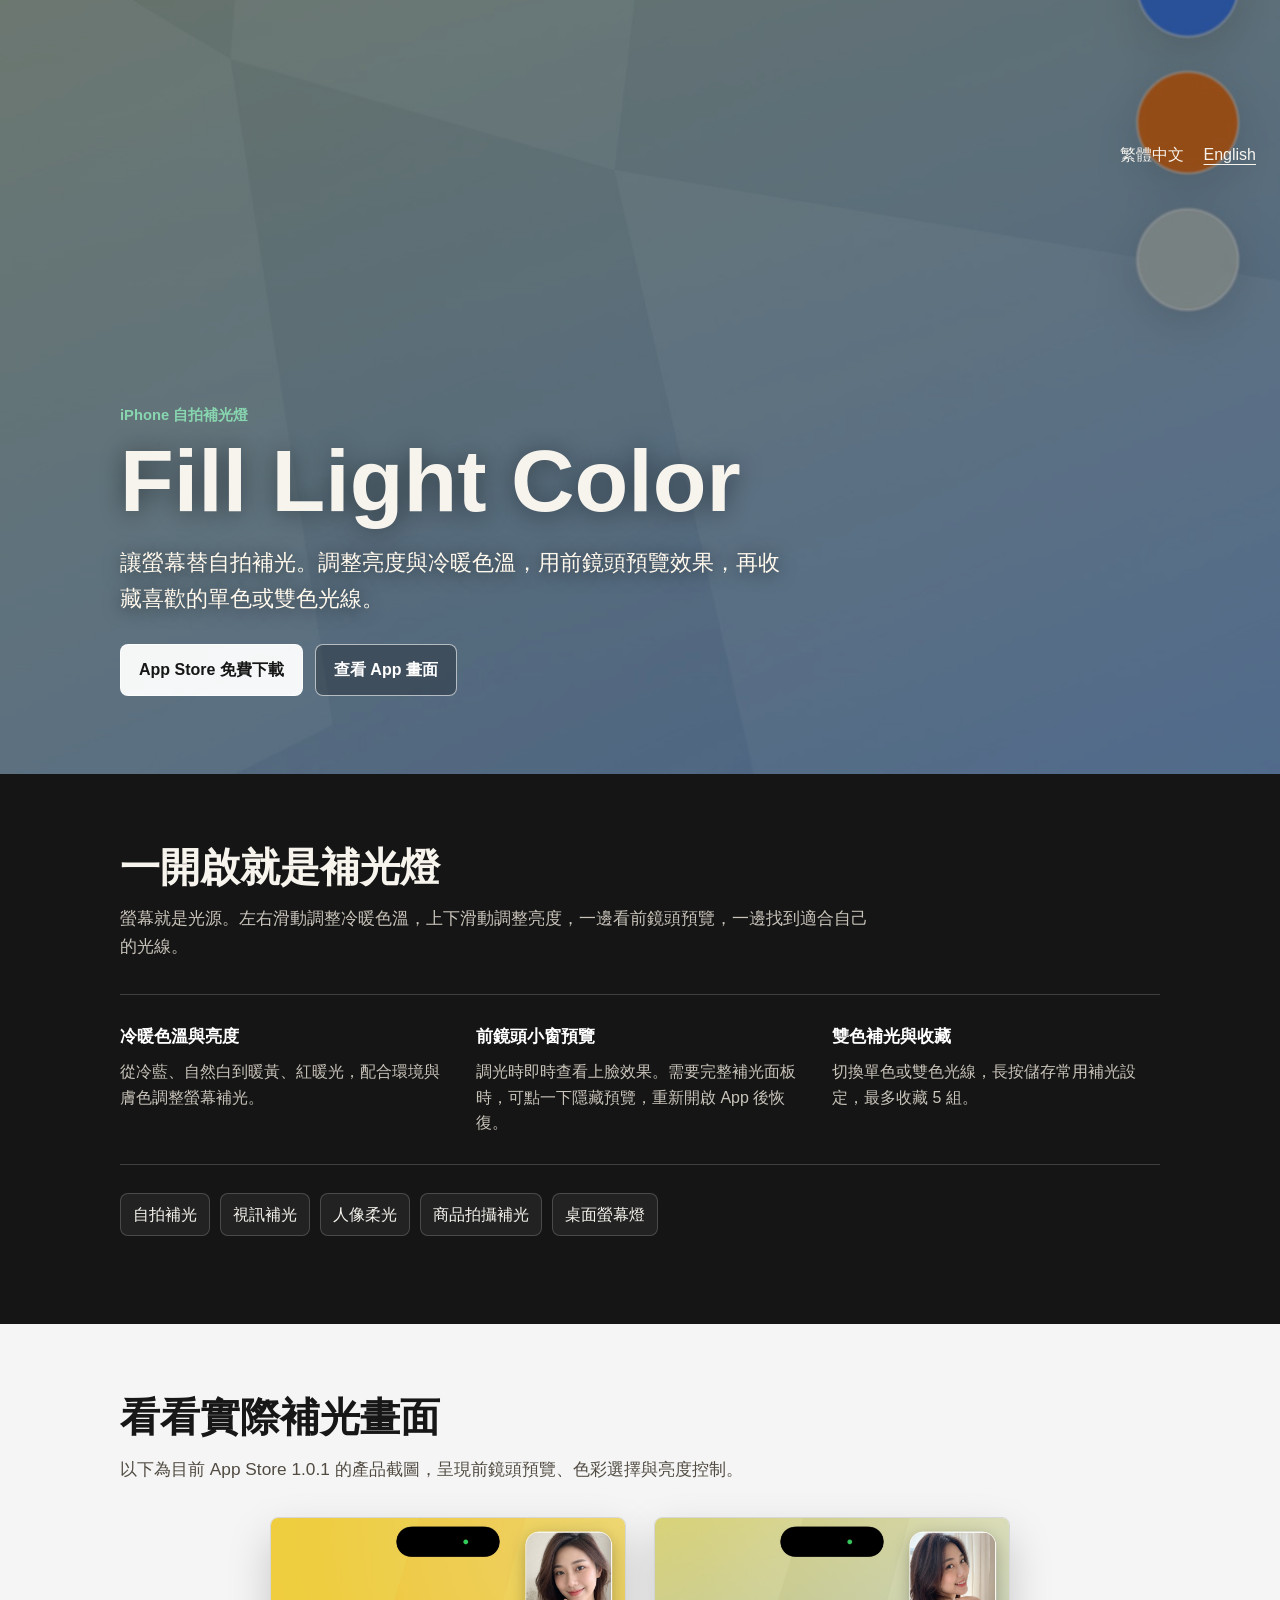
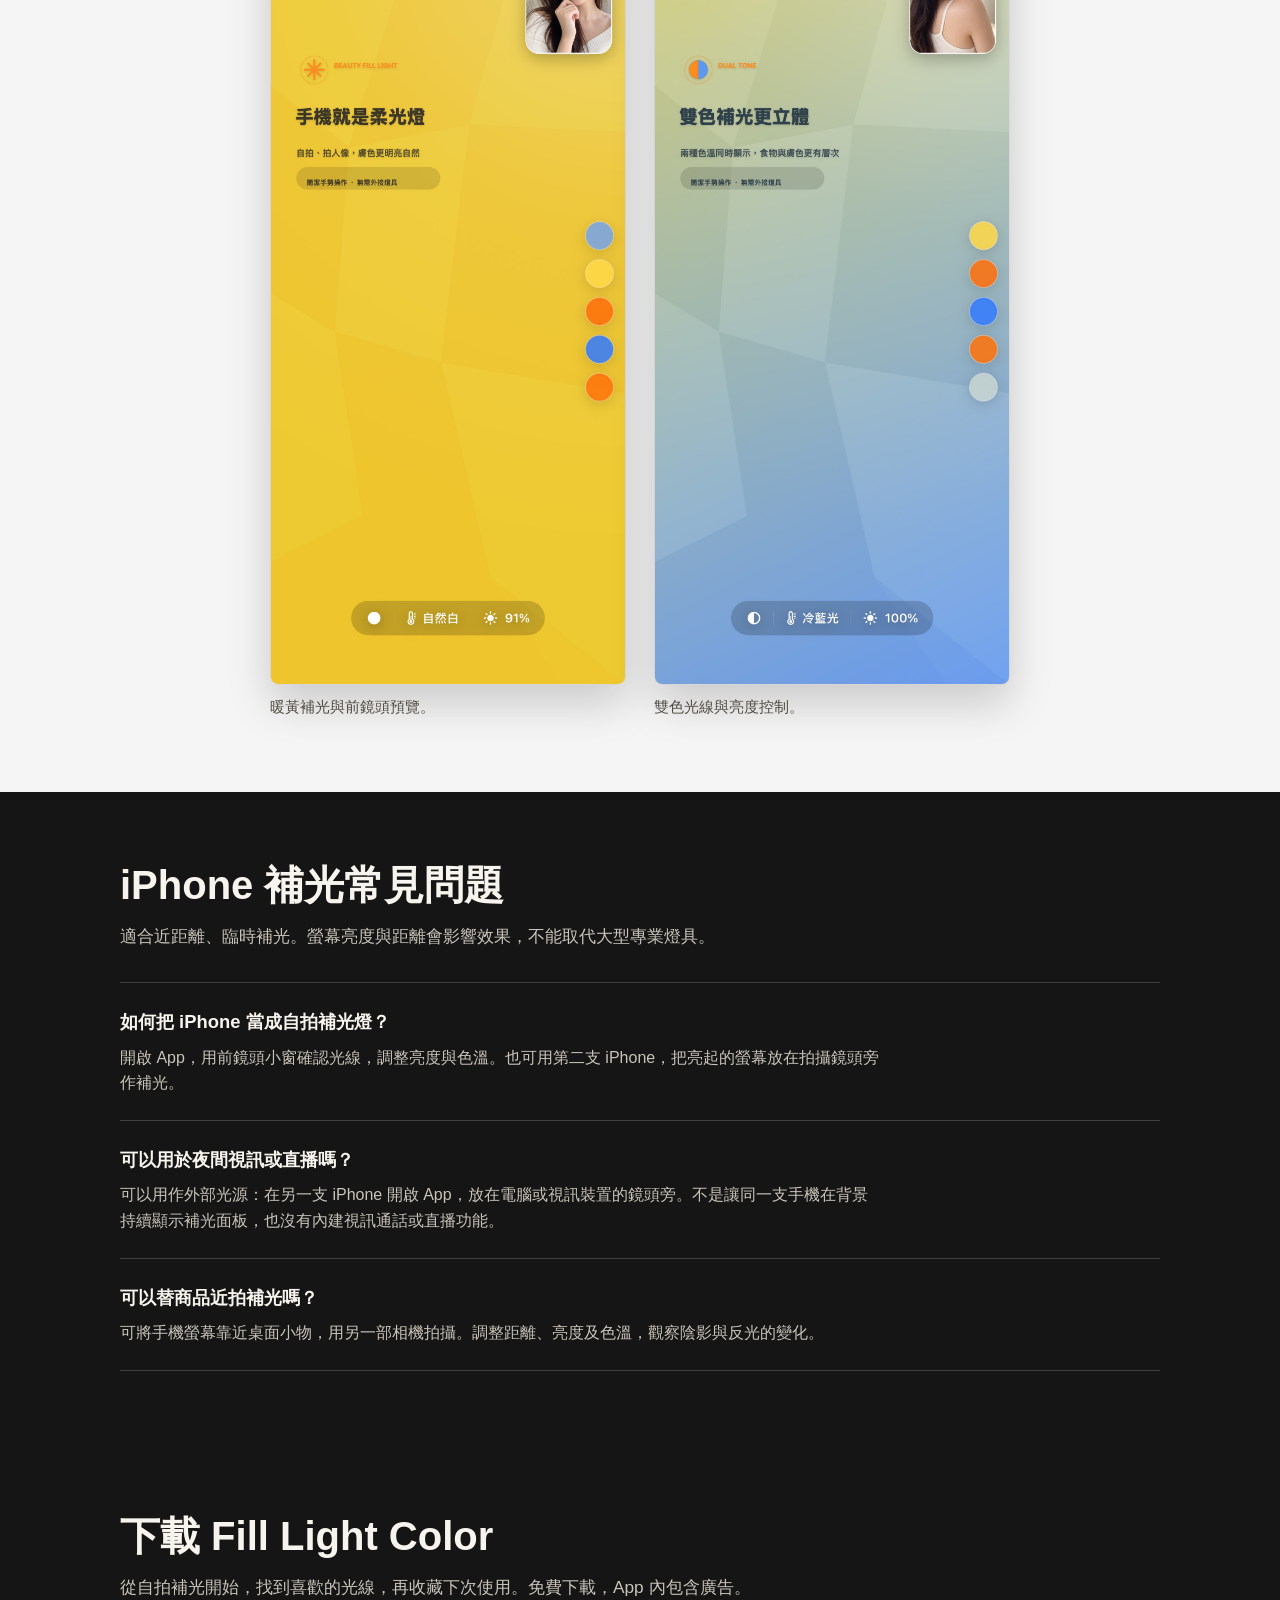
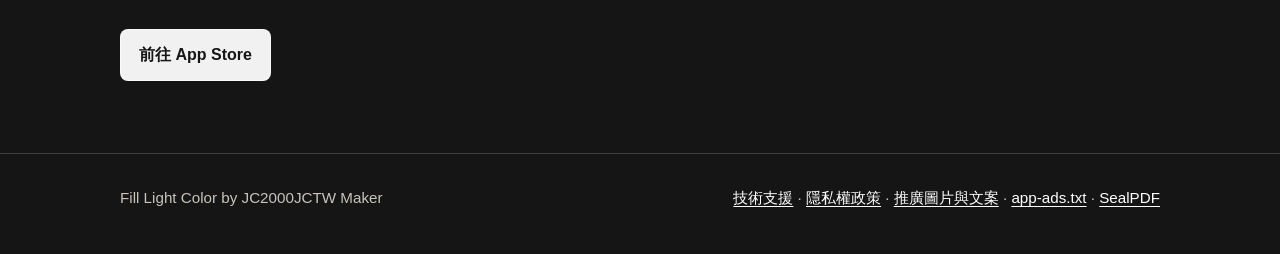
<file: index.html>
<!doctype html>
<html lang="zh-Hant">
<head>
  <meta charset="utf-8">
  <meta name="viewport" content="width=device-width, initial-scale=1">
  <meta name="description" content="Fill Light Color 把 iPhone 螢幕變成自拍補光燈，調整亮度與冷暖色溫，支援前鏡頭預覽、雙色補光與常用設定收藏。免費下載，亦可用第二支手機替視訊鏡頭或商品近拍補光。">
  <meta name="robots" content="index,follow">
  <meta name="apple-itunes-app" content="app-id=6772977729">
  <meta name="theme-color" content="#12110f">
  <link rel="canonical" href="https://jc2000jctw-maker.github.io/">
  <link rel="alternate" hreflang="zh-Hant" href="https://jc2000jctw-maker.github.io/">
  <link rel="alternate" hreflang="en" href="https://jc2000jctw-maker.github.io/en/">
  <link rel="alternate" hreflang="x-default" href="https://jc2000jctw-maker.github.io/en/">
  <meta property="og:title" content="Fill Light Color｜iPhone 自拍補光燈">
  <meta property="og:description" content="用螢幕替自拍補光，調整冷暖色溫與亮度，搭配前鏡頭預覽、雙色光與常用設定收藏。">
  <meta property="og:type" content="website">
  <meta property="og:url" content="https://jc2000jctw-maker.github.io/">
  <meta property="og:site_name" content="Fill Light Color">
  <meta property="og:locale" content="zh_TW">
  <meta property="og:image" content="https://jc2000jctw-maker.github.io/assets/store-selfie.jpg">
  <meta name="twitter:card" content="summary_large_image">
  <meta name="twitter:title" content="Fill Light Color｜iPhone 自拍補光燈">
  <meta name="twitter:description" content="亮度與冷暖色溫可調的手機補光工具，支援雙色柔光與前鏡頭預覽。">
  <meta name="twitter:image" content="https://jc2000jctw-maker.github.io/assets/store-selfie.jpg">
  <title>Fill Light Color｜iPhone 自拍補光燈・雙色柔光</title>
  <style>
    :root {
      color-scheme: dark;
      --ink: #f7f4ee;
      --muted: #c9c4ba;
      --line: rgba(255, 255, 255, 0.18);
      --panel: rgba(18, 18, 18, 0.72);
      --blue: #9fc2f8;
      --amber: #f0a323;
      --green: #88d6b0;
      --page: #151515;
    }

    * {
      box-sizing: border-box;
    }

    html {
      scroll-behavior: smooth;
    }

    body {
      margin: 0;
      background: var(--page);
      color: var(--ink);
      font-family: -apple-system, BlinkMacSystemFont, "Segoe UI", "PingFang TC", "Noto Sans TC", sans-serif;
      line-height: 1.6;
    }

    a {
      color: inherit;
    }

    .hero {
      min-height: 86vh;
      display: grid;
      align-items: end;
      position: relative;
      isolation: isolate;
      overflow: hidden;
      padding: 24px;
      background: #17140f;
    }

    .hero::before {
      content: "";
      position: absolute;
      inset: 0;
      z-index: -2;
      background-image: url("assets/store-dual.jpg");
      background-position: center 72%;
      background-size: cover;
    }

    .hero::after {
      content: "";
      position: absolute;
      inset: 0;
      z-index: -1;
      background: rgba(0, 0, 0, 0.38);
    }

    .hero-inner {
      width: min(1040px, 100%);
      margin: 0 auto;
      padding: 13vh 0 6vh;
    }

    .eyebrow {
      margin: 0 0 12px;
      color: var(--green);
      font-weight: 700;
      font-size: 0.92rem;
    }

    h1 {
      margin: 0;
      max-width: 720px;
      font-size: 5.5rem;
      line-height: 0.95;
      letter-spacing: 0;
      text-wrap: balance;
      text-shadow: 0 2px 24px rgba(0, 0, 0, 0.42);
    }

    .tagline {
      max-width: 660px;
      margin: 22px 0 0;
      color: #fff8ec;
      font-size: 1.4rem;
      text-shadow: 0 2px 18px rgba(0, 0, 0, 0.55);
    }

    .actions {
      display: flex;
      flex-wrap: wrap;
      gap: 12px;
      margin-top: 28px;
    }

    .button {
      display: inline-flex;
      min-height: 48px;
      align-items: center;
      justify-content: center;
      padding: 12px 18px;
      border: 1px solid rgba(255, 255, 255, 0.62);
      border-radius: 8px;
      background: rgba(255, 255, 255, 0.94);
      color: #161616;
      font-weight: 800;
      text-decoration: none;
    }

    .button.secondary {
      background: rgba(0, 0, 0, 0.26);
      color: #fff;
    }

    main {
      overflow: hidden;
    }

    .section {
      padding: 72px 24px;
    }

    .section-inner {
      width: min(1040px, 100%);
      margin: 0 auto;
    }

    h2 {
      margin: 0 0 16px;
      font-size: 2.5rem;
      line-height: 1.08;
      letter-spacing: 0;
    }

    .lead {
      max-width: 760px;
      margin: 0;
      color: var(--muted);
      font-size: 1.08rem;
    }

    .feature-grid {
      display: grid;
      grid-template-columns: repeat(3, 1fr);
      gap: 28px;
      margin-top: 34px;
      border-top: 1px solid var(--line);
      border-bottom: 1px solid var(--line);
    }

    .feature {
      min-width: 0;
      padding: 28px 0;
    }

    .feature strong {
      display: block;
      margin-bottom: 8px;
      color: #fff;
      font-size: 1.08rem;
    }

    .feature p {
      margin: 0;
      color: var(--muted);
    }

    .showcase {
      background: #f5f5f5;
      color: #171717;
    }

    .showcase .lead {
      color: #514b42;
    }

    .shots {
      display: grid;
      grid-template-columns: repeat(2, minmax(0, 1fr));
      gap: 28px;
      align-items: start;
      margin-top: 34px;
      max-width: 740px;
      margin-left: auto;
      margin-right: auto;
    }

    figure {
      margin: 0;
    }

    .shot img {
      display: block;
      width: 100%;
      height: auto;
      border-radius: 8px;
      border: 1px solid rgba(0, 0, 0, 0.12);
      box-shadow: 0 18px 44px rgba(0, 0, 0, 0.18);
    }

    figcaption {
      margin-top: 10px;
      color: #514b42;
      font-size: 0.95rem;
    }

    .use-cases {
      display: flex;
      flex-wrap: wrap;
      gap: 10px;
      margin-top: 28px;
      padding: 0;
      list-style: none;
    }

    .use-cases li {
      border: 1px solid var(--line);
      border-radius: 8px;
      padding: 8px 12px;
      color: var(--ink);
      background: rgba(255, 255, 255, 0.06);
    }

    .faq-list {
      margin-top: 32px;
      border-top: 1px solid var(--line);
    }

    .faq-item {
      padding: 24px 0;
      border-bottom: 1px solid var(--line);
    }

    .faq-item h3 {
      margin: 0 0 8px;
      font-size: 1.15rem;
      letter-spacing: 0;
    }

    .faq-item p {
      max-width: 760px;
      margin: 0;
      color: var(--muted);
    }

    .footer {
      padding: 32px 24px 44px;
      border-top: 1px solid var(--line);
      color: var(--muted);
      font-size: 0.95rem;
    }

    .footer-inner {
      width: min(1040px, 100%);
      margin: 0 auto;
      display: flex;
      flex-wrap: wrap;
      gap: 12px 18px;
      justify-content: space-between;
    }

    .footer a {
      color: #fff;
      text-decoration-thickness: 1px;
      text-underline-offset: 3px;
    }

    .languages { display: flex; gap: 20px; justify-content: flex-end; position: relative; z-index: 1; }
    .languages a { text-underline-offset: 4px; }
    a:focus-visible { outline: 3px solid var(--green); outline-offset: 5px; }

    @media (max-width: 760px) {
      .hero {
        min-height: 82vh;
      }

      .hero::before { background-size: auto 180%; background-position: 62% 90%; }

      h1 { font-size: 3rem; line-height: 1.05; }
      h2 { font-size: 2rem; }
      .tagline { font-size: 1.15rem; }

      .feature-grid,
      .shots {
        grid-template-columns: 1fr;
      }

      .section {
        padding: 56px 20px;
      }
    }
  </style>
  <script type="application/ld+json">
    {
      "@context": "https://schema.org",
      "@type": "SoftwareApplication",
      "name": "Fill Light Color",
      "operatingSystem": "iOS",
      "applicationCategory": "UtilitiesApplication",
      "description": "iPhone 螢幕自拍補光工具，支援亮度與冷暖色溫調整、前鏡頭預覽、雙色補光與常用設定收藏。",
      "downloadUrl": "https://apps.apple.com/tw/app/fill-light-color/id6772977729",
      "offers": {
        "@type": "Offer",
        "price": "0",
        "priceCurrency": "TWD"
      }
    }
  </script>
</head>
<body>
  <header class="hero">
    <nav class="languages" aria-label="語言"><span aria-current="page">繁體中文</span><a href="en/" lang="en">English</a></nav>
    <div class="hero-inner">
      <p class="eyebrow">iPhone 自拍補光燈</p>
      <h1>Fill Light Color</h1>
      <p class="tagline">讓螢幕替自拍補光。調整亮度與冷暖色溫，用前鏡頭預覽效果，再收藏喜歡的單色或雙色光線。</p>
      <div class="actions" aria-label="下載與產品畫面">
        <a class="button" href="https://apps.apple.com/tw/app/fill-light-color/id6772977729">App Store 免費下載</a>
        <a class="button secondary" href="#screens">查看 App 畫面</a>
      </div>
    </div>
  </header>

  <main>
    <section class="section" id="features">
      <div class="section-inner">
        <h2>一開啟就是補光燈</h2>
        <p class="lead">螢幕就是光源。左右滑動調整冷暖色溫，上下滑動調整亮度，一邊看前鏡頭預覽，一邊找到適合自己的光線。</p>

        <div class="feature-grid" aria-label="補光功能">
          <div class="feature">
            <strong>冷暖色溫與亮度</strong>
            <p>從冷藍、自然白到暖黃、紅暖光，配合環境與膚色調整螢幕補光。</p>
          </div>
          <div class="feature">
            <strong>前鏡頭小窗預覽</strong>
            <p>調光時即時查看上臉效果。需要完整補光面板時，可點一下隱藏預覽，重新開啟 App 後恢復。</p>
          </div>
          <div class="feature">
            <strong>雙色補光與收藏</strong>
            <p>切換單色或雙色光線，長按儲存常用補光設定，最多收藏 5 組。</p>
          </div>
        </div>

        <ul class="use-cases" aria-label="使用情境">
          <li>自拍補光</li>
          <li>視訊補光</li>
          <li>人像柔光</li>
          <li>商品拍攝補光</li>
          <li>桌面螢幕燈</li>
        </ul>
      </div>
    </section>

    <section class="section showcase" id="screens" aria-label="正式上架畫面">
      <div class="section-inner">
        <h2>看看實際補光畫面</h2>
        <p class="lead">以下為目前 App Store 1.0.1 的產品截圖，呈現前鏡頭預覽、色彩選擇與亮度控制。</p>

        <div class="shots">
          <figure class="shot">
            <img src="assets/store-selfie.jpg" alt="Fill Light Color 暖黃自拍補光畫面，包含前鏡頭預覽及亮度控制" width="1284" height="2778" loading="lazy">
            <figcaption>暖黃補光與前鏡頭預覽。</figcaption>
          </figure>
          <figure class="shot">
            <img src="assets/store-dual.jpg" alt="Fill Light Color 冷暖雙色補光畫面，包含前鏡頭預覽及亮度控制" width="1284" height="2778" loading="lazy">
            <figcaption>雙色光線與亮度控制。</figcaption>
          </figure>
        </div>
      </div>
    </section>

    <section class="section" aria-labelledby="faq-heading">
      <div class="section-inner">
        <h2 id="faq-heading">iPhone 補光常見問題</h2>
        <p class="lead">適合近距離、臨時補光。螢幕亮度與距離會影響效果，不能取代大型專業燈具。</p>
        <div class="faq-list">
          <div class="faq-item">
            <h3>如何把 iPhone 當成自拍補光燈？</h3>
            <p>開啟 App，用前鏡頭小窗確認光線，調整亮度與色溫。也可用第二支 iPhone，把亮起的螢幕放在拍攝鏡頭旁作補光。</p>
          </div>
          <div class="faq-item">
            <h3>可以用於夜間視訊或直播嗎？</h3>
            <p>可以用作外部光源：在另一支 iPhone 開啟 App，放在電腦或視訊裝置的鏡頭旁。不是讓同一支手機在背景持續顯示補光面板，也沒有內建視訊通話或直播功能。</p>
          </div>
          <div class="faq-item">
            <h3>可以替商品近拍補光嗎？</h3>
            <p>可將手機螢幕靠近桌面小物，用另一部相機拍攝。調整距離、亮度及色溫，觀察陰影與反光的變化。</p>
          </div>
        </div>
      </div>
    </section>

    <section class="section">
      <div class="section-inner">
        <h2>下載 Fill Light Color</h2>
        <p class="lead">從自拍補光開始，找到喜歡的光線，再收藏下次使用。免費下載，App 內包含廣告。</p>
        <div class="actions">
          <a class="button" href="https://apps.apple.com/tw/app/fill-light-color/id6772977729">前往 App Store</a>
        </div>
      </div>
    </section>
  </main>

  <footer class="footer">
    <div class="footer-inner">
      <div>Fill Light Color by JC2000JCTW Maker</div>
      <div>
        <a href="support.html">技術支援</a> ·
        <a href="privacy-policy.html">隱私權政策</a> ·
        <a href="media-kit.html">推廣圖片與文案</a> ·
        <a href="app-ads.txt">app-ads.txt</a> ·
        <a href="sealpdf/">SealPDF</a>
      </div>
    </div>
  </footer>
</body>
</html>
</file>
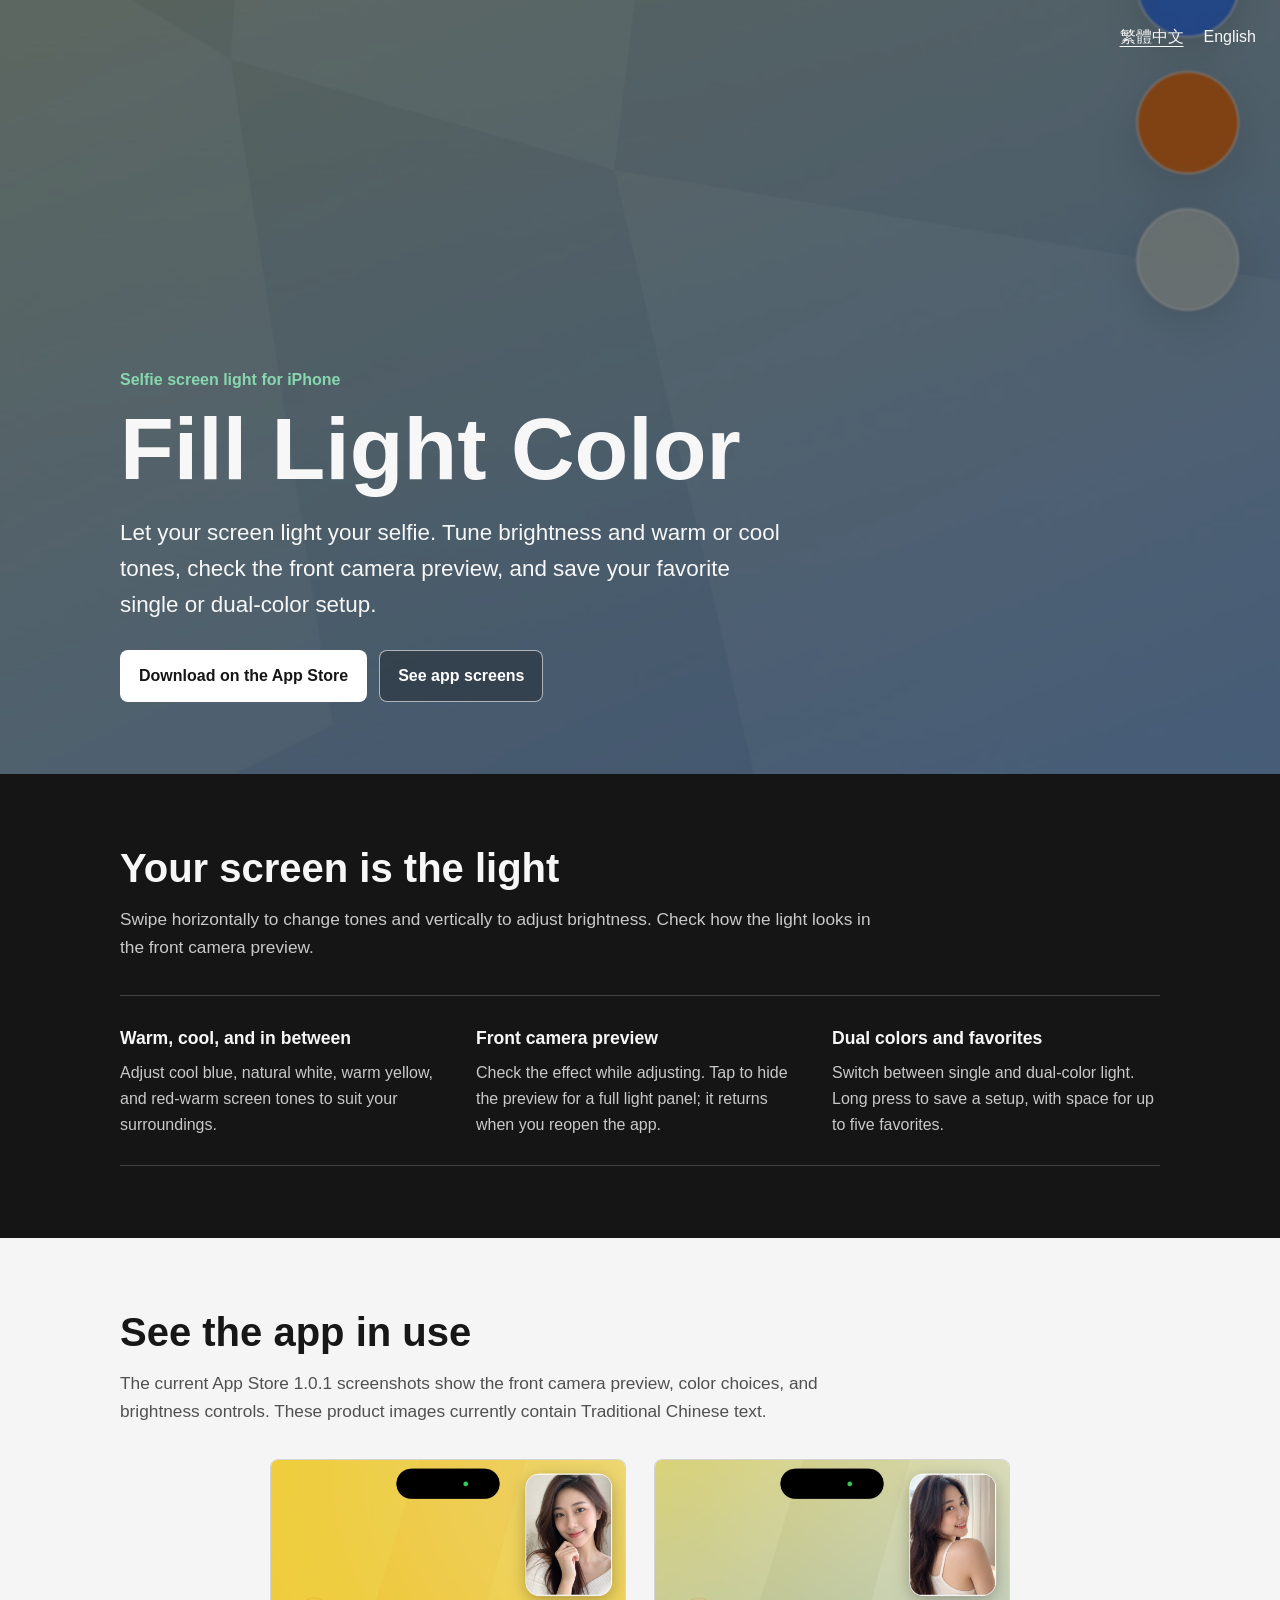
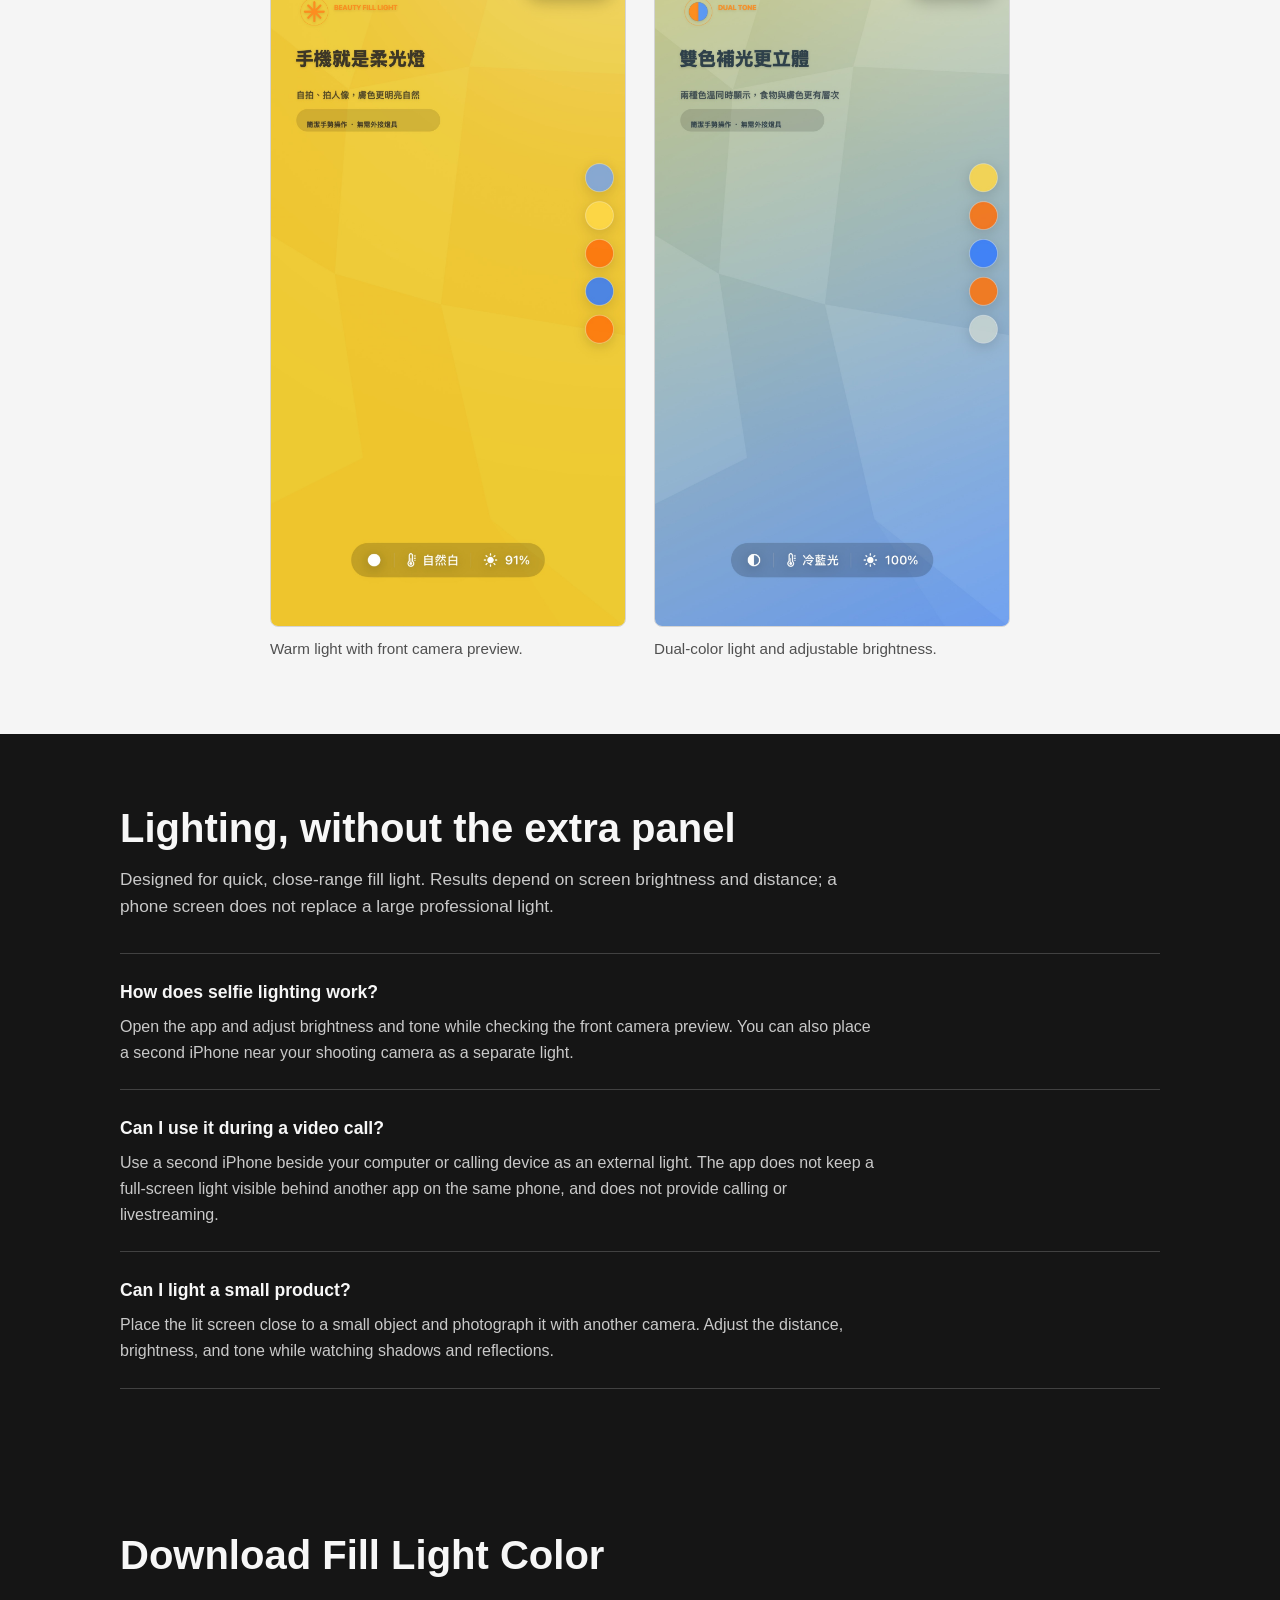
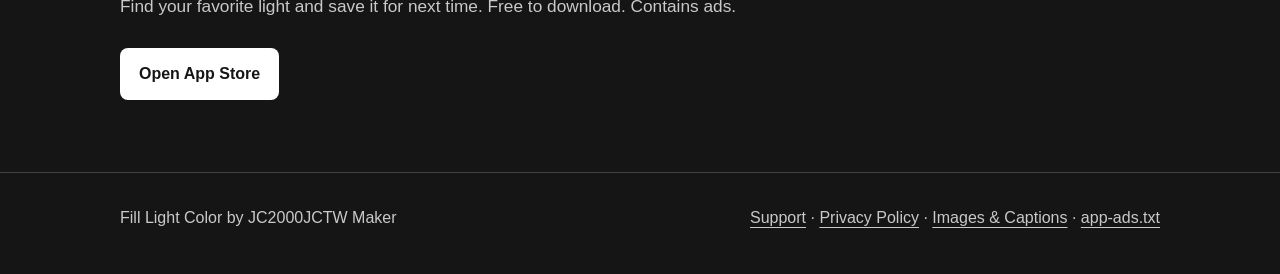
<file: en/index.html>
<!doctype html>
<html lang="en">
<head>
  <meta charset="utf-8">
  <meta name="viewport" content="width=device-width, initial-scale=1">
  <title>Fill Light Color | Selfie Screen Light for iPhone</title>
  <meta name="description" content="Turn your iPhone screen into adjustable selfie fill light. Tune brightness and warm or cool tones, preview with the front camera, use dual colors, and save favorites.">
  <meta name="robots" content="index,follow">
  <meta name="apple-itunes-app" content="app-id=6772977729">
  <meta name="theme-color" content="#151515">
  <link rel="canonical" href="https://jc2000jctw-maker.github.io/en/">
  <link rel="alternate" hreflang="zh-Hant" href="https://jc2000jctw-maker.github.io/">
  <link rel="alternate" hreflang="en" href="https://jc2000jctw-maker.github.io/en/">
  <link rel="alternate" hreflang="x-default" href="https://jc2000jctw-maker.github.io/en/">
  <meta property="og:title" content="Fill Light Color | Selfie Screen Light">
  <meta property="og:description" content="Adjustable iPhone screen lighting with front camera preview, warm and cool tones, dual colors, and saved favorites.">
  <meta property="og:type" content="website">
  <meta property="og:url" content="https://jc2000jctw-maker.github.io/en/">
  <meta property="og:site_name" content="Fill Light Color">
  <meta property="og:locale" content="en_US">
  <meta property="og:image" content="https://jc2000jctw-maker.github.io/assets/store-selfie.jpg">
  <meta name="twitter:card" content="summary_large_image">
  <meta name="twitter:title" content="Fill Light Color | Selfie Screen Light">
  <meta name="twitter:description" content="A simple screen fill light with adjustable brightness, warm and cool tones, and front camera preview.">
  <meta name="twitter:image" content="https://jc2000jctw-maker.github.io/assets/store-selfie.jpg">
  <style>
    :root { color-scheme: dark; --page: #151515; --ink: #f7f7f7; --muted: #c9c9c9; --line: #ffffff30; --accent: #88d6b0; }
    * { box-sizing: border-box; }
    body { margin: 0; background: var(--page); color: var(--ink); font-family: -apple-system, BlinkMacSystemFont, "Segoe UI", sans-serif; line-height: 1.6; }
    a { color: inherit; text-underline-offset: 4px; }
    a:focus-visible { outline: 3px solid var(--accent); outline-offset: 5px; }
    h1, h2, h3 { letter-spacing: 0; }
    h1 { font-size: 5.5rem; line-height: 1; margin: 0; max-width: 720px; text-wrap: balance; }
    h2 { font-size: 2.5rem; line-height: 1.1; margin: 0 0 16px; }
    h3 { font-size: 1.1rem; margin: 0 0 8px; }
    p { margin: 0; }
    .hero { min-height: 86vh; position: relative; isolation: isolate; padding: 24px; display: flex; flex-direction: column; justify-content: space-between; background: #222; }
    .hero::before { content: ""; position: absolute; inset: 0; z-index: -2; background: url("../assets/store-dual.jpg") center 72% / cover; }
    .hero::after { content: ""; position: absolute; inset: 0; z-index: -1; background: #0007; }
    .languages { display: flex; gap: 20px; justify-content: flex-end; }
    .inner { width: min(1040px, 100%); margin: 0 auto; }
    .hero .inner { padding: 80px 0 48px; }
    .eyebrow { font-weight: 700; color: var(--accent); margin-bottom: 12px; }
    .tagline { font-size: 1.4rem; max-width: 660px; margin-top: 22px; }
    .actions { display: flex; flex-wrap: wrap; gap: 12px; margin-top: 28px; }
    .button { min-height: 48px; display: inline-flex; align-items: center; justify-content: center; padding: 12px 18px; border: 1px solid #ffffff99; border-radius: 8px; background: #fff; color: #161616; font-weight: 700; text-decoration: none; }
    .secondary { background: #0004; color: #fff; }
    section { padding: 72px 24px; }
    .lead { max-width: 760px; font-size: 1.08rem; color: var(--muted); }
    .features { display: grid; grid-template-columns: repeat(3, minmax(0, 1fr)); gap: 28px; margin-top: 34px; border-block: 1px solid var(--line); }
    .features article { padding: 28px 0; }
    .features p { color: var(--muted); }
    .showcase { background: #f5f5f5; color: #171717; }
    .showcase .lead, figcaption { color: #505050; }
    .shots { display: grid; grid-template-columns: repeat(2, minmax(0, 1fr)); gap: 28px; margin: 34px auto 0; max-width: 740px; }
    figure { margin: 0; }
    figure img { display: block; width: 100%; height: auto; border-radius: 8px; border: 1px solid #0002; }
    figcaption { margin-top: 10px; font-size: .95rem; }
    .faq { border-top: 1px solid var(--line); margin-top: 32px; }
    .faq article { padding: 24px 0; border-bottom: 1px solid var(--line); }
    .faq p { max-width: 760px; color: var(--muted); }
    footer { border-top: 1px solid var(--line); padding: 32px 24px 44px; color: var(--muted); }
    footer .inner { display: flex; flex-wrap: wrap; justify-content: space-between; gap: 16px; }
    @media (max-width: 760px) {
      h1 { font-size: 3rem; line-height: 1.05; }
      h2 { font-size: 2rem; }
      .tagline { font-size: 1.15rem; }
      .hero { min-height: 82vh; }
      .hero::before { background-size: auto 180%; background-position: 62% 90%; }
      section { padding: 56px 20px; }
      .features, .shots { grid-template-columns: 1fr; }
    }
  </style>
  <script type="application/ld+json">
    {
      "@context": "https://schema.org",
      "@type": "SoftwareApplication",
      "name": "Fill Light Color",
      "operatingSystem": "iOS",
      "applicationCategory": "UtilitiesApplication",
      "description": "Adjustable iPhone screen fill light with front camera preview, warm and cool tones, dual colors, and saved favorites.",
      "downloadUrl": "https://apps.apple.com/us/app/fill-light-color/id6772977729",
      "offers": { "@type": "Offer", "price": "0", "priceCurrency": "USD" }
    }
  </script>
</head>
<body>
  <header class="hero">
    <nav class="languages" aria-label="Language"><a href="../" lang="zh-Hant">繁體中文</a><span aria-current="page">English</span></nav>
    <div class="inner">
      <p class="eyebrow">Selfie screen light for iPhone</p>
      <h1>Fill Light Color</h1>
      <p class="tagline">Let your screen light your selfie. Tune brightness and warm or cool tones, check the front camera preview, and save your favorite single or dual-color setup.</p>
      <div class="actions">
        <a class="button" href="https://apps.apple.com/us/app/fill-light-color/id6772977729">Download on the App Store</a>
        <a class="button secondary" href="#screens">See app screens</a>
      </div>
    </div>
  </header>
  <main>
    <section>
      <div class="inner">
        <h2>Your screen is the light</h2>
        <p class="lead">Swipe horizontally to change tones and vertically to adjust brightness. Check how the light looks in the front camera preview.</p>
        <div class="features">
          <article><h3>Warm, cool, and in between</h3><p>Adjust cool blue, natural white, warm yellow, and red-warm screen tones to suit your surroundings.</p></article>
          <article><h3>Front camera preview</h3><p>Check the effect while adjusting. Tap to hide the preview for a full light panel; it returns when you reopen the app.</p></article>
          <article><h3>Dual colors and favorites</h3><p>Switch between single and dual-color light. Long press to save a setup, with space for up to five favorites.</p></article>
        </div>
      </div>
    </section>
    <section class="showcase" id="screens">
      <div class="inner">
        <h2>See the app in use</h2>
        <p class="lead">The current App Store 1.0.1 screenshots show the front camera preview, color choices, and brightness controls. These product images currently contain Traditional Chinese text.</p>
        <div class="shots">
          <figure><img src="../assets/store-selfie.jpg" alt="Warm yellow screen light with front camera preview and brightness control" width="1284" height="2778" loading="lazy"><figcaption>Warm light with front camera preview.</figcaption></figure>
          <figure><img src="../assets/store-dual.jpg" alt="Dual-tone screen lighting with front camera preview and brightness control" width="1284" height="2778" loading="lazy"><figcaption>Dual-color light and adjustable brightness.</figcaption></figure>
        </div>
      </div>
    </section>
    <section>
      <div class="inner">
        <h2>Lighting, without the extra panel</h2>
        <p class="lead">Designed for quick, close-range fill light. Results depend on screen brightness and distance; a phone screen does not replace a large professional light.</p>
        <div class="faq">
          <article><h3>How does selfie lighting work?</h3><p>Open the app and adjust brightness and tone while checking the front camera preview. You can also place a second iPhone near your shooting camera as a separate light.</p></article>
          <article><h3>Can I use it during a video call?</h3><p>Use a second iPhone beside your computer or calling device as an external light. The app does not keep a full-screen light visible behind another app on the same phone, and does not provide calling or livestreaming.</p></article>
          <article><h3>Can I light a small product?</h3><p>Place the lit screen close to a small object and photograph it with another camera. Adjust the distance, brightness, and tone while watching shadows and reflections.</p></article>
        </div>
      </div>
    </section>
    <section>
      <div class="inner">
        <h2>Download Fill Light Color</h2>
        <p class="lead">Find your favorite light and save it for next time. Free to download. Contains ads.</p>
        <div class="actions"><a class="button" href="https://apps.apple.com/us/app/fill-light-color/id6772977729">Open App Store</a></div>
      </div>
    </section>
  </main>
  <footer><div class="inner"><span>Fill Light Color by JC2000JCTW Maker</span><span><a href="../support.html">Support</a> · <a href="../privacy-policy.html">Privacy Policy</a> · <a href="../media-kit.html">Images &amp; Captions</a> · <a href="../app-ads.txt">app-ads.txt</a></span></div></footer>
</body>
</html>
</file>
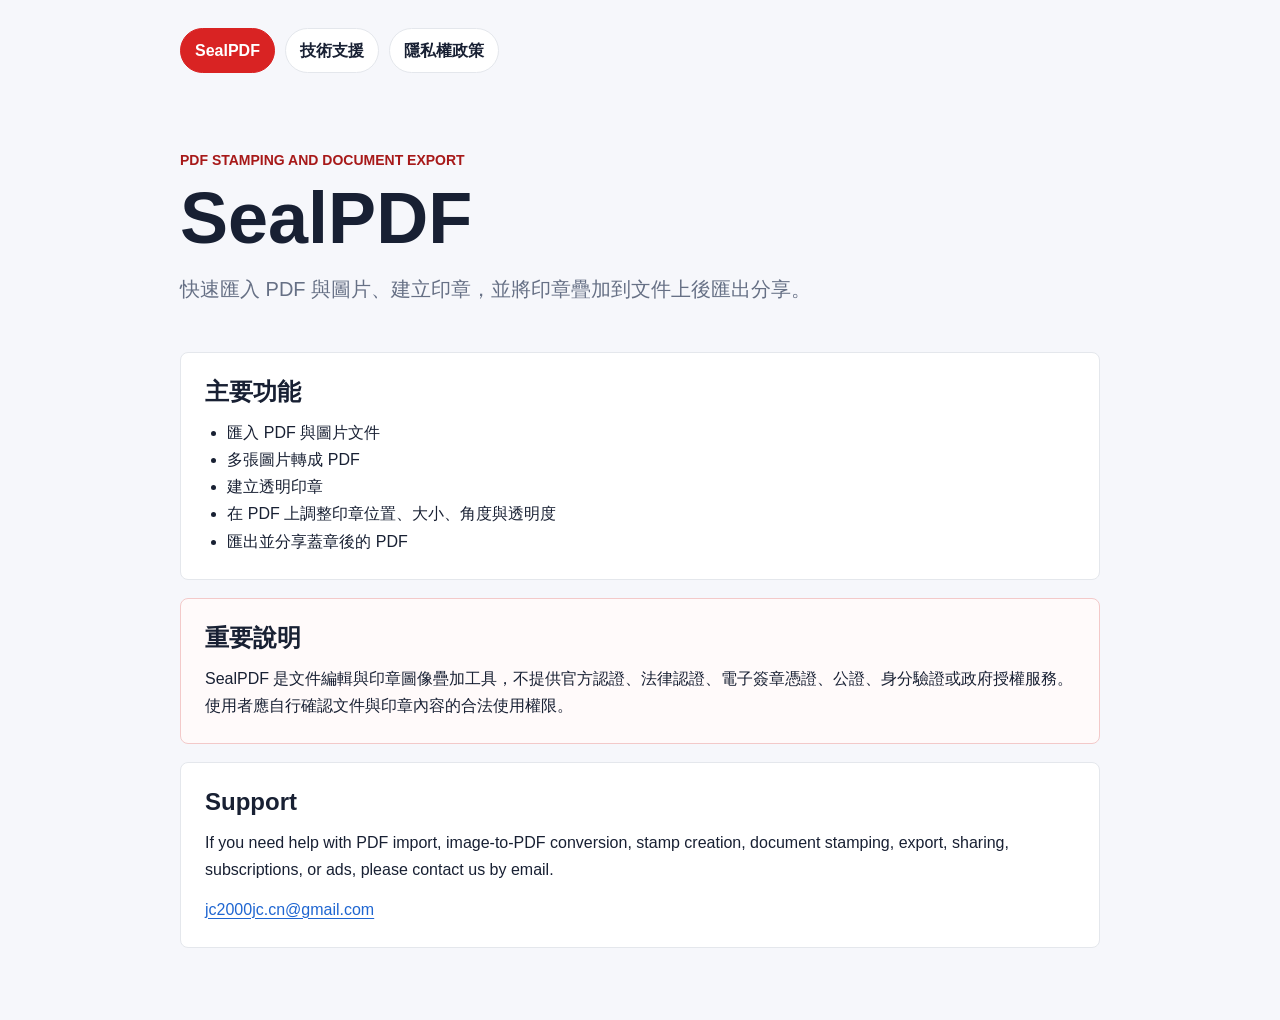
<file: sealpdf/index.html>
<!doctype html>
<html lang="zh-Hant">
<head>
  <meta charset="utf-8">
  <meta name="viewport" content="width=device-width, initial-scale=1">
  <title>SealPDF</title>
  <meta name="description" content="SealPDF 是用於 PDF 匯入、圖片轉 PDF、印章建立、蓋章編輯與匯出分享的文件工具。">
  <link rel="stylesheet" href="styles.css">
</head>
<body>
  <main class="page">
    <nav class="nav" aria-label="SealPDF navigation">
      <a href="index.html" aria-current="page">SealPDF</a>
      <a href="support.html">技術支援</a>
      <a href="privacy-policy.html">隱私權政策</a>
    </nav>

    <header class="hero">
      <p class="eyebrow">PDF stamping and document export</p>
      <h1>SealPDF</h1>
      <p class="lead">快速匯入 PDF 與圖片、建立印章，並將印章疊加到文件上後匯出分享。</p>
    </header>

    <section class="panel">
      <h2>主要功能</h2>
      <ul>
        <li>匯入 PDF 與圖片文件</li>
        <li>多張圖片轉成 PDF</li>
        <li>建立透明印章</li>
        <li>在 PDF 上調整印章位置、大小、角度與透明度</li>
        <li>匯出並分享蓋章後的 PDF</li>
      </ul>
    </section>

    <section class="panel warning">
      <h2>重要說明</h2>
      <p>SealPDF 是文件編輯與印章圖像疊加工具，不提供官方認證、法律認證、電子簽章憑證、公證、身分驗證或政府授權服務。使用者應自行確認文件與印章內容的合法使用權限。</p>
    </section>

    <section class="panel">
      <h2>Support</h2>
      <p>If you need help with PDF import, image-to-PDF conversion, stamp creation, document stamping, export, sharing, subscriptions, or ads, please contact us by email.</p>
      <p><a href="mailto:jc2000jc.cn@gmail.com">jc2000jc.cn@gmail.com</a></p>
    </section>
  </main>
</body>
</html>
</file>
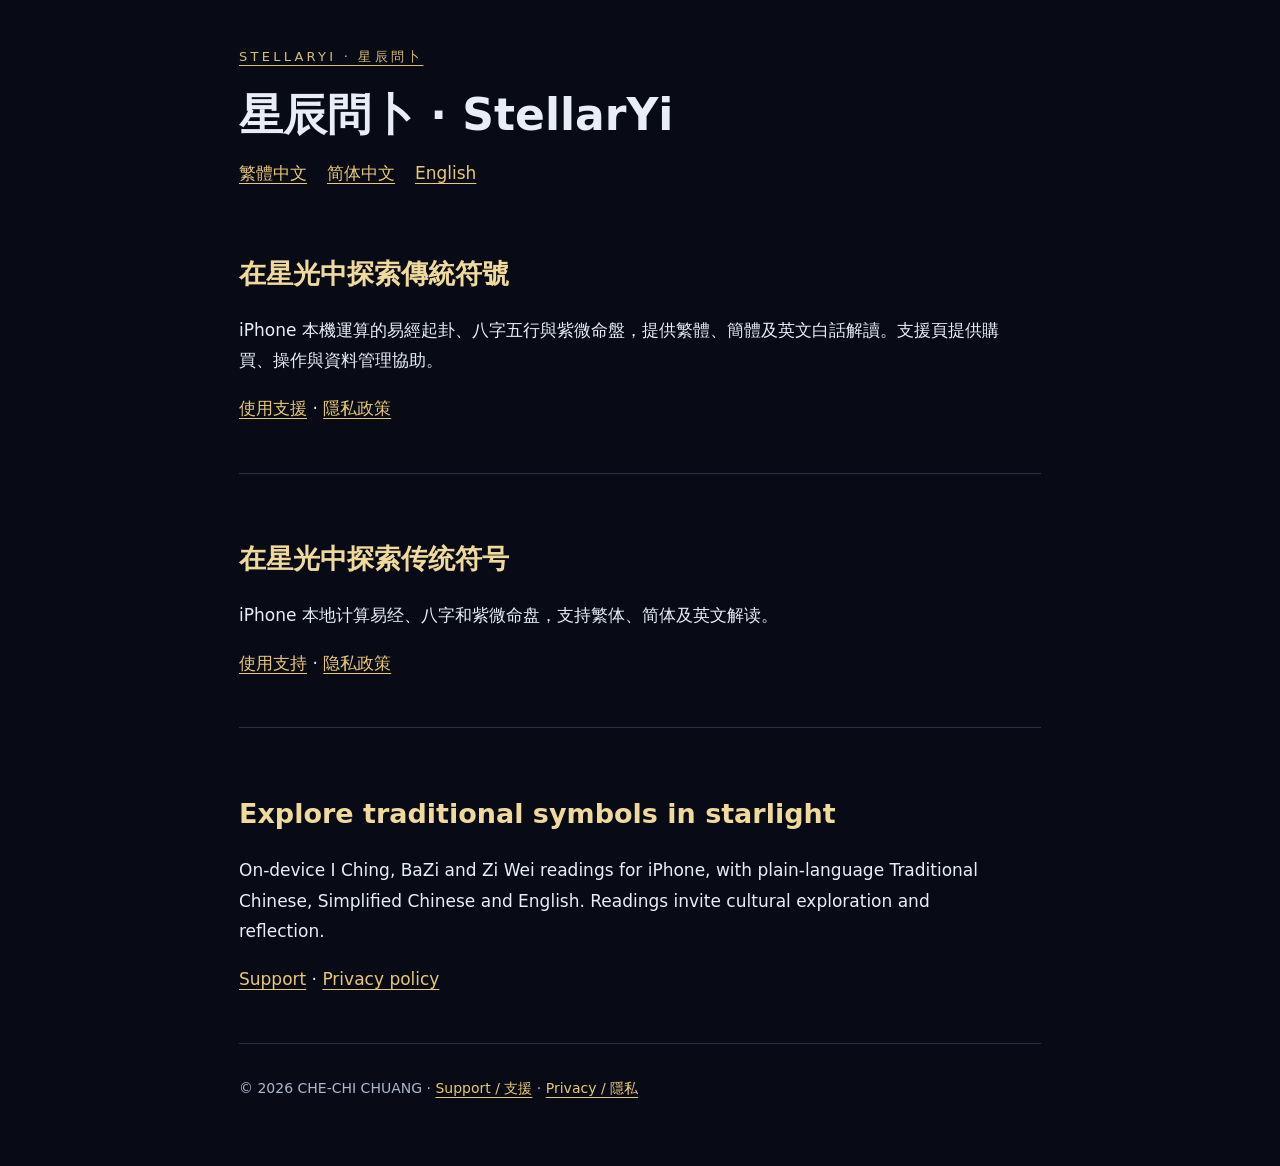
<file: stellaryi/index.html>
<!doctype html><html lang="zh-Hant"><head><meta charset="utf-8"><meta name="viewport" content="width=device-width,initial-scale=1"><title>星辰問卜 · StellarYi · StellarYi</title><meta name="description" content="StellarYi 星辰問卜：支援與隱私政策。Support and privacy for the offline I Ching, BaZi and Zi Wei iPhone app."><link rel="stylesheet" href="styles.css"></head><body><main><a class="brand" href="index.html">STELLARYI · 星辰問卜</a><h1>星辰問卜 · StellarYi</h1><nav aria-label="Languages"><a href="#zh-Hant">繁體中文</a><a href="#zh-Hans">简体中文</a><a href="#en">English</a></nav><section id="zh-Hant" lang="zh-Hant"><h2>在星光中探索傳統符號</h2><p>iPhone 本機運算的易經起卦、八字五行與紫微命盤，提供繁體、簡體及英文白話解讀。支援頁提供購買、操作與資料管理協助。</p><p><a href="support.html#zh-Hant">使用支援</a> · <a href="privacy-policy.html#zh-Hant">隱私政策</a></p></section><section id="zh-Hans" lang="zh-Hans"><h2>在星光中探索传统符号</h2><p>iPhone 本地计算易经、八字和紫微命盘，支持繁体、简体及英文解读。</p><p><a href="support.html#zh-Hans">使用支持</a> · <a href="privacy-policy.html#zh-Hans">隐私政策</a></p></section><section id="en" lang="en"><h2>Explore traditional symbols in starlight</h2><p>On-device I Ching, BaZi and Zi Wei readings for iPhone, with plain-language Traditional Chinese, Simplified Chinese and English. Readings invite cultural exploration and reflection.</p><p><a href="support.html#en">Support</a> · <a href="privacy-policy.html#en">Privacy policy</a></p></section><footer>© 2026 CHE-CHI CHUANG · <a href="support.html">Support / 支援</a> · <a href="privacy-policy.html">Privacy / 隱私</a></footer></main></body></html>
</file>
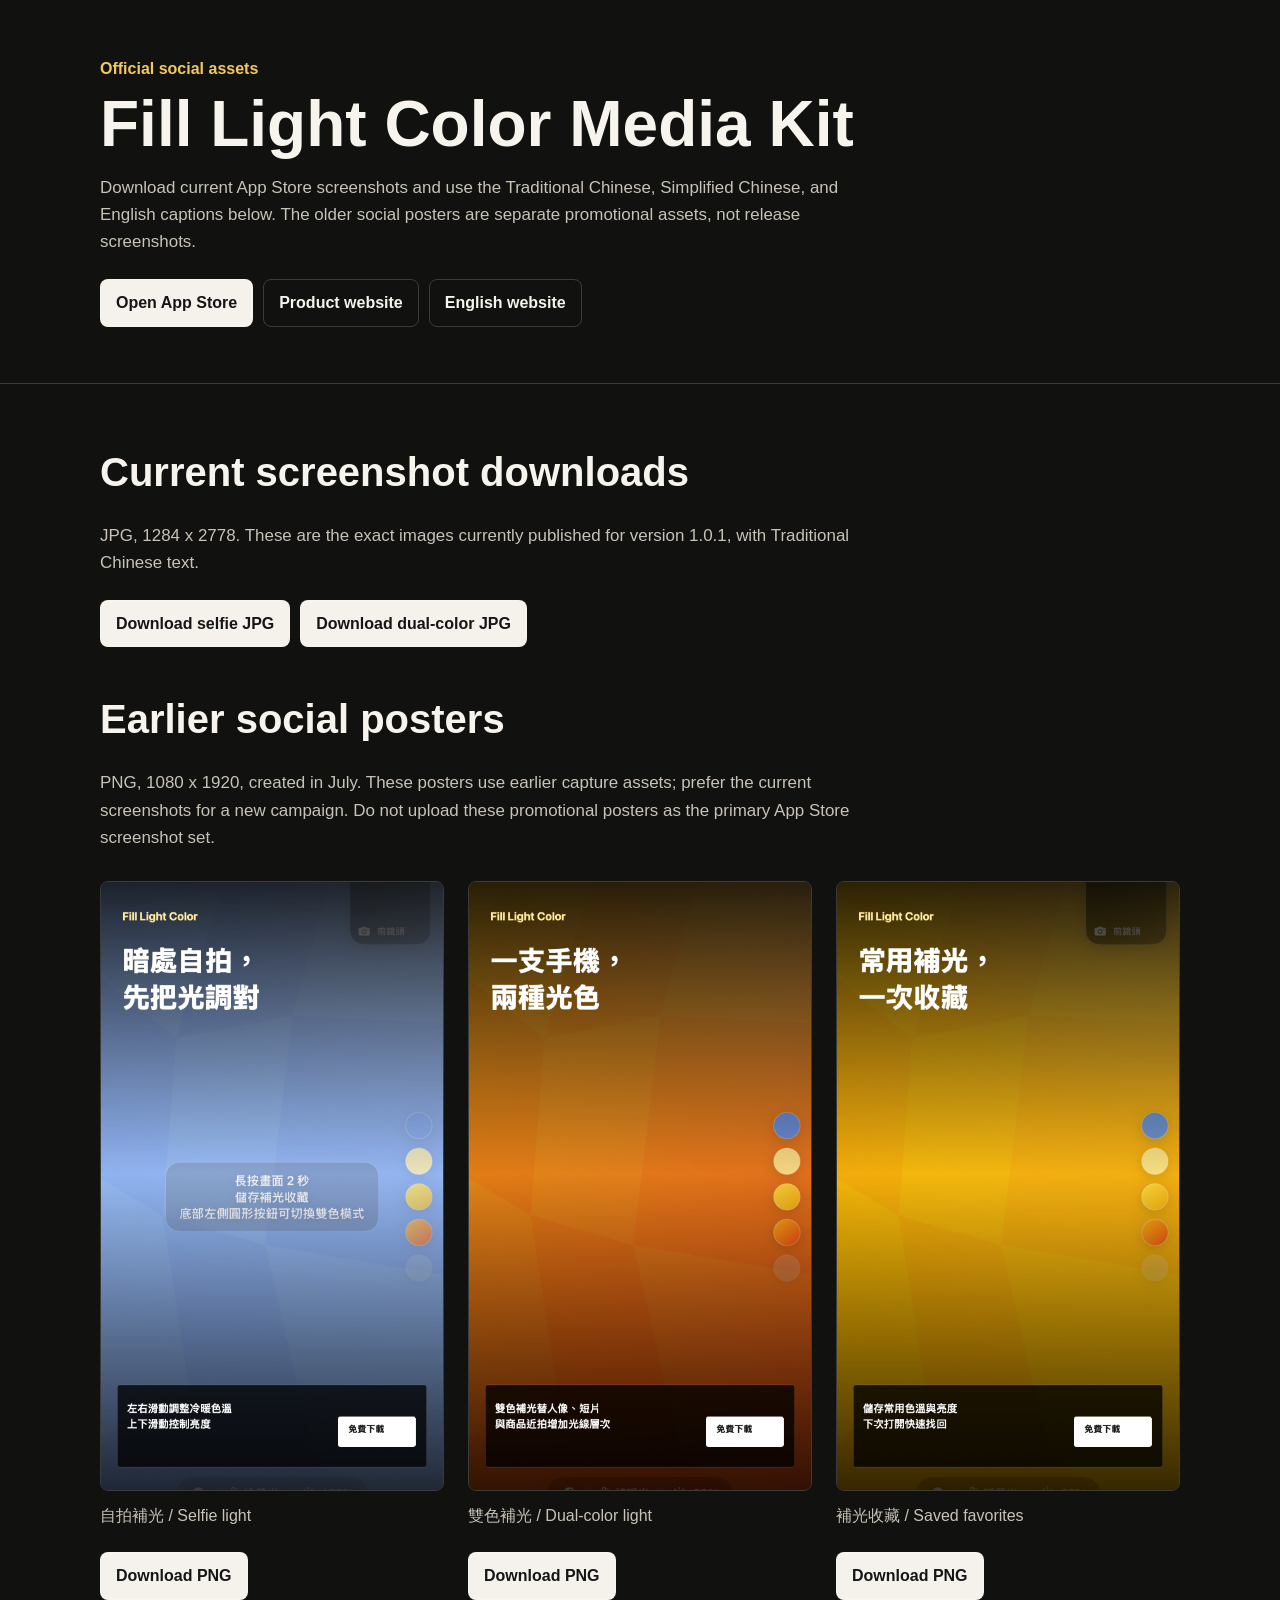
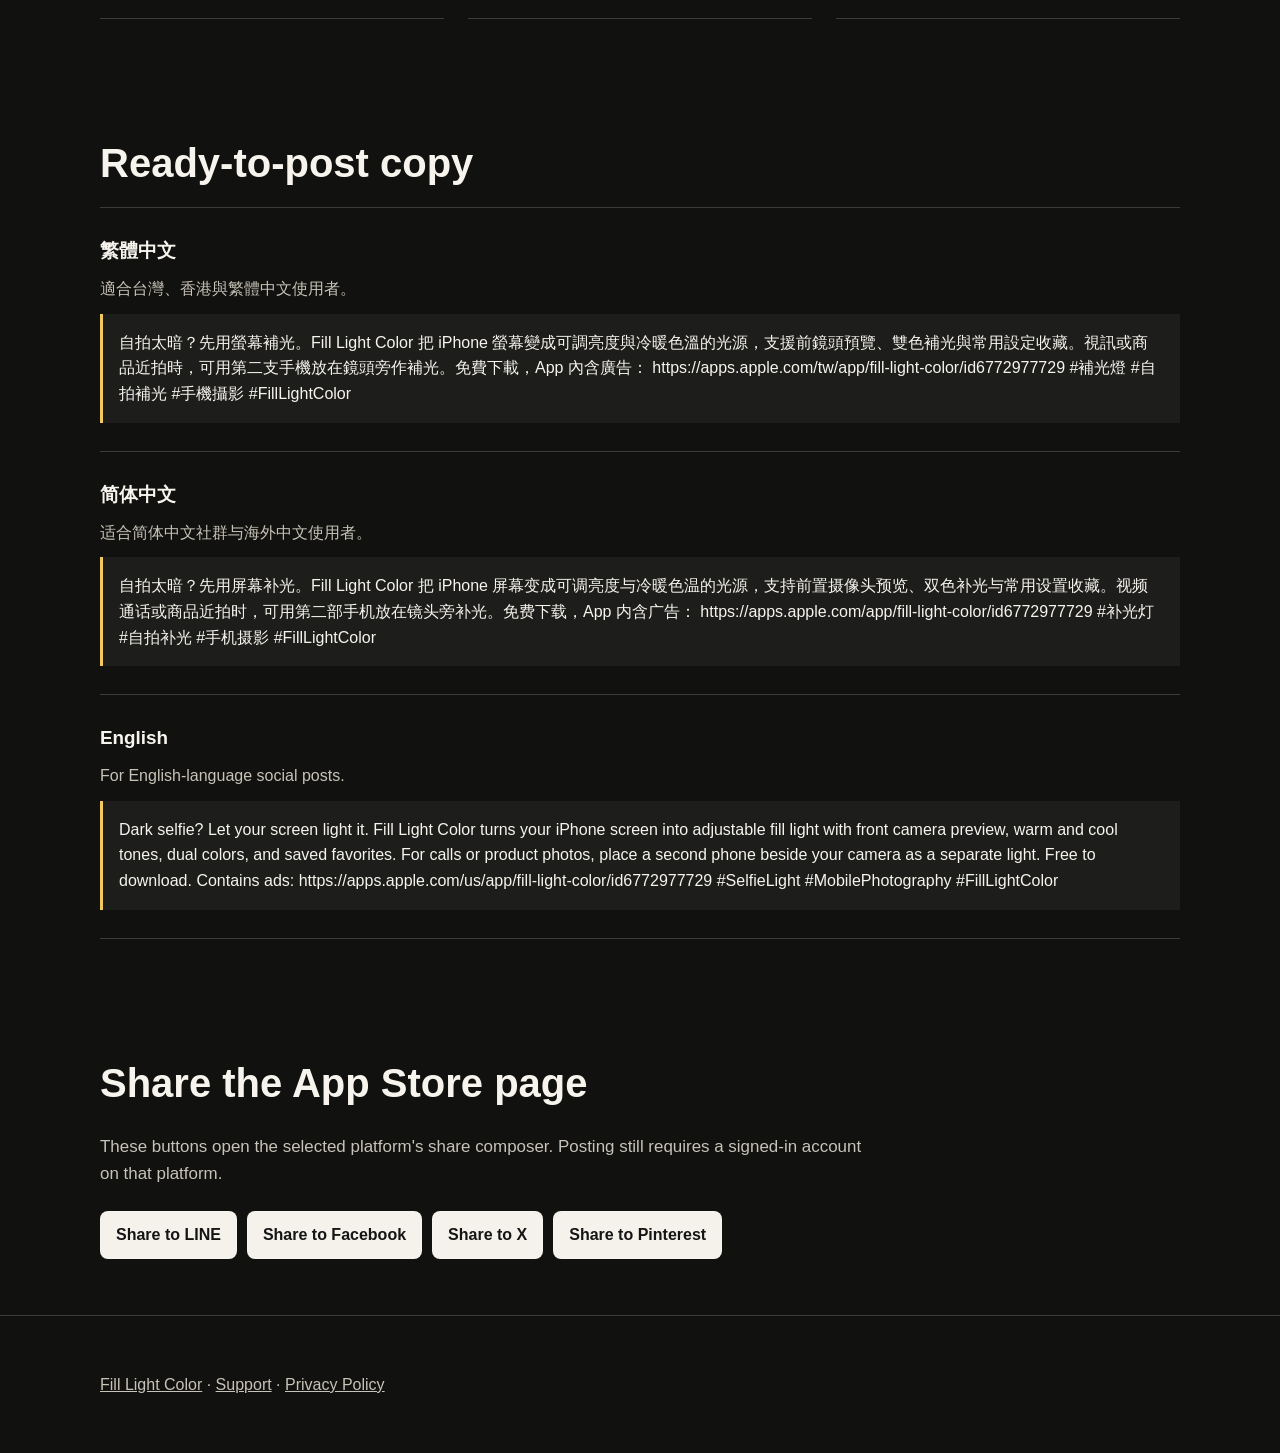
<file: media-kit.html>
<!doctype html>
<html lang="zh-Hant">
<head>
  <meta charset="utf-8">
  <meta name="viewport" content="width=device-width, initial-scale=1">
  <meta name="description" content="Download official Fill Light Color social images and copy ready-to-post Traditional Chinese, Simplified Chinese, and English captions.">
  <meta name="robots" content="index,follow">
  <link rel="canonical" href="https://jc2000jctw-maker.github.io/media-kit.html">
  <meta property="og:title" content="Fill Light Color Social Media Kit">
  <meta property="og:description" content="Official vertical social images and multilingual captions for Fill Light Color.">
  <meta property="og:type" content="website">
  <meta property="og:url" content="https://jc2000jctw-maker.github.io/media-kit.html">
  <meta property="og:image" content="https://jc2000jctw-maker.github.io/assets/social/02-dual-color-story.png">
  <meta name="twitter:card" content="summary_large_image">
  <meta name="apple-itunes-app" content="app-id=6772977729">
  <title>Fill Light Color Social Media Kit</title>
  <style>
    :root {
      color-scheme: dark;
      --page: #11110f;
      --ink: #f7f4ee;
      --muted: #c8c3b8;
      --line: rgba(255, 255, 255, 0.18);
      --accent: #f3c95f;
    }

    * { box-sizing: border-box; }

    body {
      margin: 0;
      background: var(--page);
      color: var(--ink);
      font-family: -apple-system, BlinkMacSystemFont, "Segoe UI", "PingFang TC", "Noto Sans TC", sans-serif;
      line-height: 1.6;
    }

    a { color: inherit; }

    header,
    section,
    footer {
      padding: 56px 24px;
    }

    header {
      border-bottom: 1px solid var(--line);
    }

    .inner {
      width: min(1080px, 100%);
      margin: 0 auto;
    }

    .eyebrow {
      margin: 0 0 10px;
      color: var(--accent);
      font-weight: 700;
    }

    h1,
    h2,
    h3 {
      letter-spacing: 0;
    }

    h1 {
      max-width: 820px;
      margin: 0;
      font-size: 4rem;
      line-height: 1;
    }

    h2 {
      margin: 0 0 12px;
      font-size: 2.5rem;
    }

    .lead {
      max-width: 780px;
      margin: 18px 0 0;
      color: var(--muted);
      font-size: 1.06rem;
    }

    .actions {
      display: flex;
      flex-wrap: wrap;
      gap: 10px;
      margin-top: 24px;
    }

    .button {
      display: inline-flex;
      min-height: 46px;
      align-items: center;
      justify-content: center;
      padding: 10px 15px;
      border: 1px solid var(--line);
      border-radius: 8px;
      background: #f5f2eb;
      color: #151515;
      font-weight: 750;
      text-decoration: none;
    }

    .button.secondary {
      background: transparent;
      color: var(--ink);
    }

    .asset-grid {
      display: grid;
      grid-template-columns: repeat(3, minmax(0, 1fr));
      gap: 24px;
      margin-top: 30px;
    }

    figure {
      margin: 0;
      padding: 0 0 18px;
      border-bottom: 1px solid var(--line);
    }

    figure img {
      display: block;
      width: 100%;
      height: auto;
      border: 1px solid var(--line);
      border-radius: 8px;
    }

    figcaption {
      margin-top: 12px;
      color: var(--muted);
    }

    .copy-block {
      padding: 28px 0;
      border-top: 1px solid var(--line);
    }

    .copy-block:last-child {
      border-bottom: 1px solid var(--line);
    }

    .copy-block h3 {
      margin: 0 0 10px;
      font-size: 1.18rem;
    }

    .copy-block p {
      max-width: 820px;
      margin: 0;
      color: var(--muted);
    }

    code {
      display: block;
      margin-top: 12px;
      padding: 16px;
      overflow-wrap: anywhere;
      border-left: 3px solid var(--accent);
      background: rgba(255, 255, 255, 0.05);
      color: var(--ink);
      font-family: inherit;
      white-space: normal;
    }

    footer {
      border-top: 1px solid var(--line);
      color: var(--muted);
    }

    @media (max-width: 760px) {
      h1 { font-size: 2.5rem; }
      h2 { font-size: 1.8rem; }
      .asset-grid { grid-template-columns: 1fr; }
      header, section, footer { padding: 42px 20px; }
    }
  </style>
</head>
<body>
  <header>
    <div class="inner">
      <p class="eyebrow">Official social assets</p>
      <h1>Fill Light Color Media Kit</h1>
      <p class="lead">Download current App Store screenshots and use the Traditional Chinese, Simplified Chinese, and English captions below. The older social posters are separate promotional assets, not release screenshots.</p>
      <div class="actions">
        <a class="button" href="https://apps.apple.com/tw/app/fill-light-color/id6772977729">Open App Store</a>
        <a class="button secondary" href="index.html">Product website</a>
        <a class="button secondary" href="en/">English website</a>
      </div>
    </div>
  </header>

  <main>
    <section aria-labelledby="assets-heading">
      <div class="inner">
        <h2 id="assets-heading">Current screenshot downloads</h2>
        <p class="lead">JPG, 1284 x 2778. These are the exact images currently published for version 1.0.1, with Traditional Chinese text.</p>
        <div class="actions">
          <a class="button" href="assets/store-selfie.jpg" download>Download selfie JPG</a>
          <a class="button" href="assets/store-dual.jpg" download>Download dual-color JPG</a>
        </div>
        <h2 style="margin-top: 40px">Earlier social posters</h2>
        <p class="lead">PNG, 1080 x 1920, created in July. These posters use earlier capture assets; prefer the current screenshots for a new campaign. Do not upload these promotional posters as the primary App Store screenshot set.</p>
        <div class="asset-grid">
          <figure>
            <img src="assets/social/01-selfie-story.png" alt="Fill Light Color selfie lighting social image" width="1080" height="1920">
            <figcaption>自拍補光 / Selfie light</figcaption>
            <div class="actions">
              <a class="button" href="assets/social/01-selfie-story.png" download>Download PNG</a>
            </div>
          </figure>
          <figure>
            <img src="assets/social/02-dual-color-story.png" alt="Fill Light Color dual-color lighting social image" width="1080" height="1920">
            <figcaption>雙色補光 / Dual-color light</figcaption>
            <div class="actions">
              <a class="button" href="assets/social/02-dual-color-story.png" download>Download PNG</a>
            </div>
          </figure>
          <figure>
            <img src="assets/social/03-favorites-story.png" alt="Fill Light Color saved lighting favorites social image" width="1080" height="1920">
            <figcaption>補光收藏 / Saved favorites</figcaption>
            <div class="actions">
              <a class="button" href="assets/social/03-favorites-story.png" download>Download PNG</a>
            </div>
          </figure>
        </div>
      </div>
    </section>

    <section aria-labelledby="copy-heading">
      <div class="inner">
        <h2 id="copy-heading">Ready-to-post copy</h2>
        <div class="copy-block">
          <h3>繁體中文</h3>
          <p>適合台灣、香港與繁體中文使用者。</p>
          <code>自拍太暗？先用螢幕補光。Fill Light Color 把 iPhone 螢幕變成可調亮度與冷暖色溫的光源，支援前鏡頭預覽、雙色補光與常用設定收藏。視訊或商品近拍時，可用第二支手機放在鏡頭旁作補光。免費下載，App 內含廣告： https://apps.apple.com/tw/app/fill-light-color/id6772977729 #補光燈 #自拍補光 #手機攝影 #FillLightColor</code>
        </div>
        <div class="copy-block">
          <h3>简体中文</h3>
          <p>适合简体中文社群与海外中文使用者。</p>
          <code>自拍太暗？先用屏幕补光。Fill Light Color 把 iPhone 屏幕变成可调亮度与冷暖色温的光源，支持前置摄像头预览、双色补光与常用设置收藏。视频通话或商品近拍时，可用第二部手机放在镜头旁补光。免费下载，App 内含广告： https://apps.apple.com/app/fill-light-color/id6772977729 #补光灯 #自拍补光 #手机摄影 #FillLightColor</code>
        </div>
        <div class="copy-block">
          <h3>English</h3>
          <p>For English-language social posts.</p>
          <code>Dark selfie? Let your screen light it. Fill Light Color turns your iPhone screen into adjustable fill light with front camera preview, warm and cool tones, dual colors, and saved favorites. For calls or product photos, place a second phone beside your camera as a separate light. Free to download. Contains ads: https://apps.apple.com/us/app/fill-light-color/id6772977729 #SelfieLight #MobilePhotography #FillLightColor</code>
        </div>
      </div>
    </section>

    <section aria-labelledby="share-heading">
      <div class="inner">
        <h2 id="share-heading">Share the App Store page</h2>
        <p class="lead">These buttons open the selected platform's share composer. Posting still requires a signed-in account on that platform.</p>
        <div class="actions">
          <a class="button" href="https://social-plugins.line.me/lineit/share?url=https%3A%2F%2Fapps.apple.com%2Ftw%2Fapp%2Ffill-light-color%2Fid6772977729">Share to LINE</a>
          <a class="button" href="https://www.facebook.com/sharer/sharer.php?u=https%3A%2F%2Fapps.apple.com%2Ftw%2Fapp%2Ffill-light-color%2Fid6772977729">Share to Facebook</a>
          <a class="button" href="https://twitter.com/intent/tweet?text=Turn%20your%20iPhone%20into%20an%20adjustable%20soft%20fill%20light%20with%20Fill%20Light%20Color.&amp;url=https%3A%2F%2Fapps.apple.com%2Fapp%2Ffill-light-color%2Fid6772977729">Share to X</a>
          <a class="button" href="https://www.pinterest.com/pin/create/button/?url=https%3A%2F%2Fapps.apple.com%2Fapp%2Ffill-light-color%2Fid6772977729&amp;media=https%3A%2F%2Fjc2000jctw-maker.github.io%2Fassets%2Fsocial%2F02-dual-color-story.png&amp;description=Turn%20your%20iPhone%20into%20an%20adjustable%20soft%20fill%20light%20with%20Fill%20Light%20Color.">Share to Pinterest</a>
        </div>
      </div>
    </section>
  </main>

  <footer>
    <div class="inner">
      <a href="index.html">Fill Light Color</a> ·
      <a href="support.html">Support</a> ·
      <a href="privacy-policy.html">Privacy Policy</a>
    </div>
  </footer>
</body>
</html>
</file>
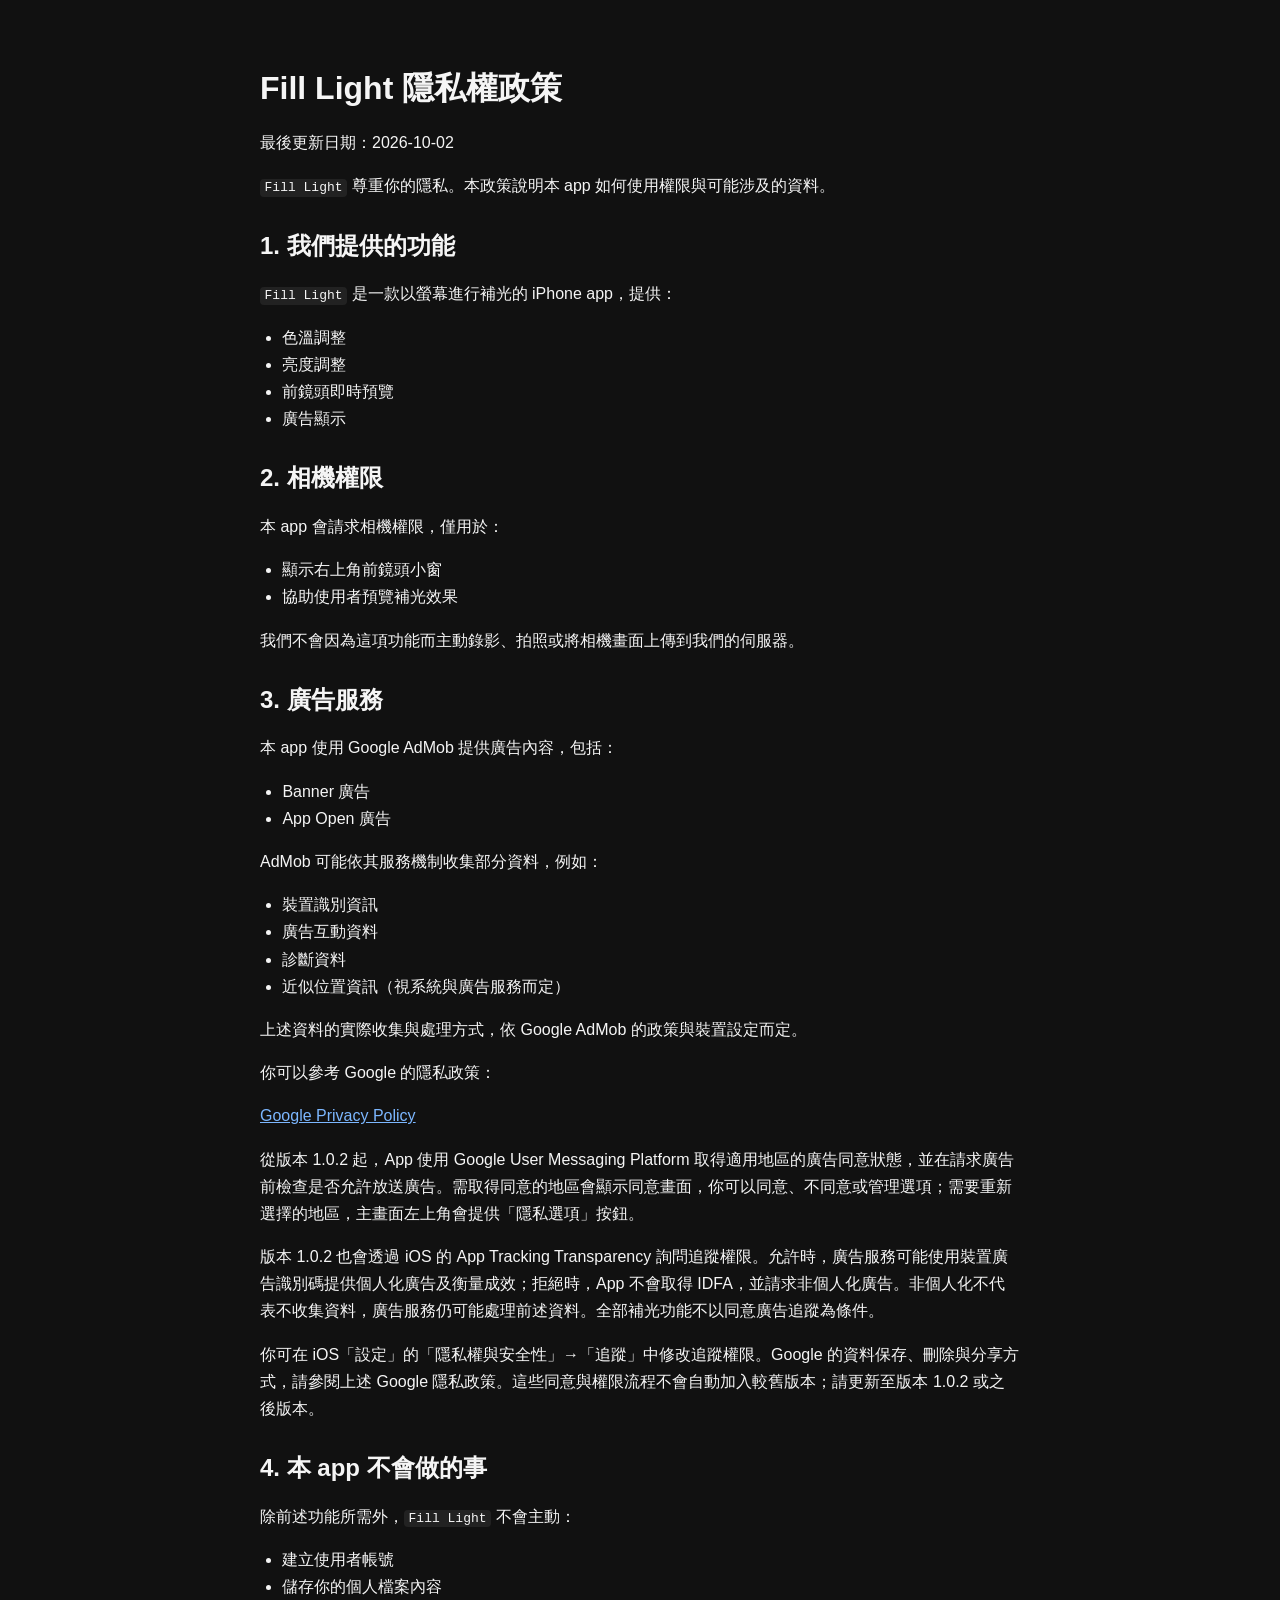
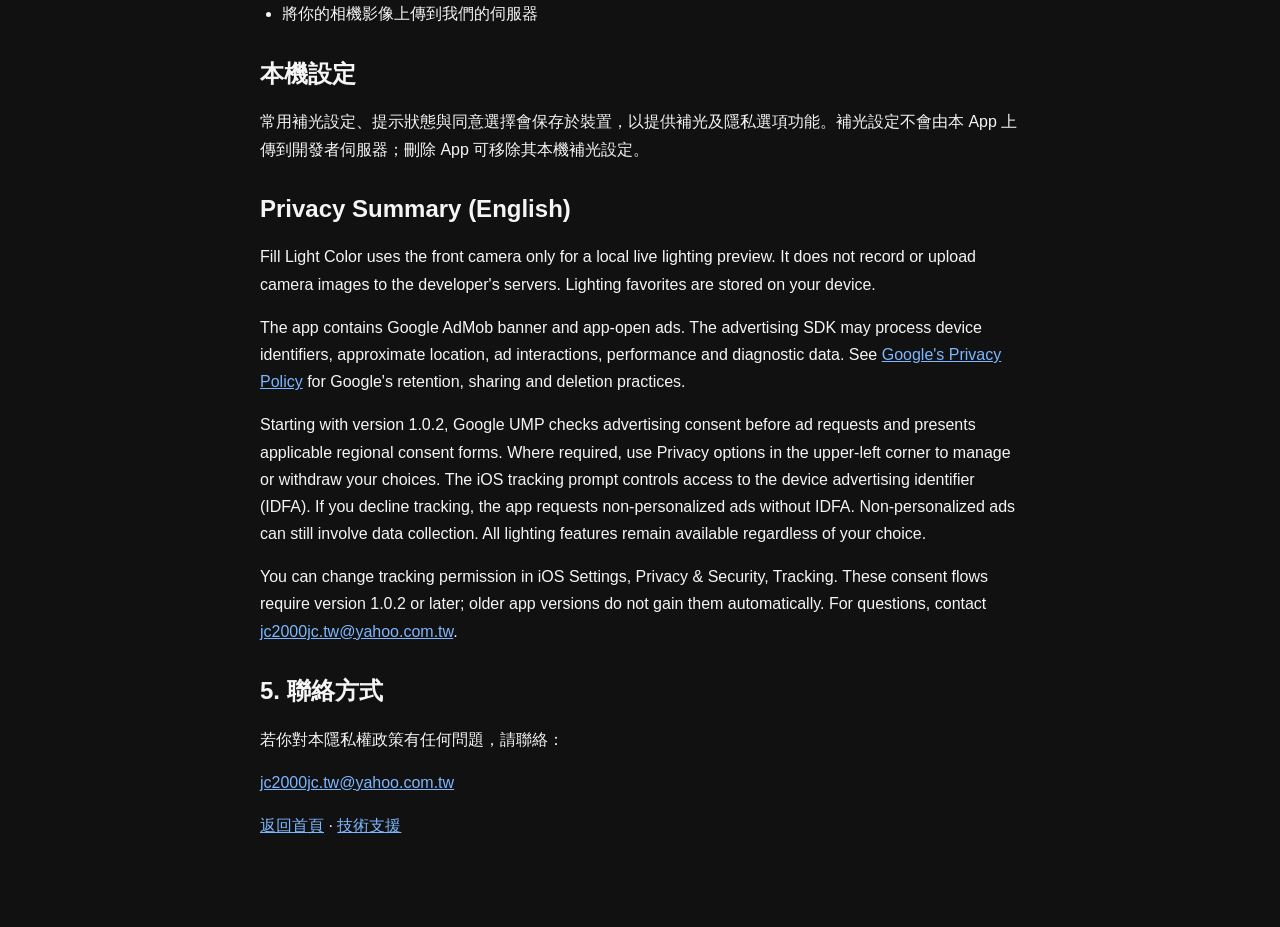
<file: privacy-policy.html>
<!doctype html>
<html lang="zh-Hant">
<head>
  <meta charset="utf-8">
  <meta name="viewport" content="width=device-width, initial-scale=1">
  <title>Fill Light 隱私權政策</title>
  <style>
    body { font-family: -apple-system, BlinkMacSystemFont, "PingFang TC", sans-serif; margin: 0; background: #111; color: #f5f5f5; }
    main { max-width: 760px; margin: 0 auto; padding: 48px 24px 72px; line-height: 1.7; }
    h1, h2 { line-height: 1.2; }
    a { color: #7cb7ff; }
    section { margin-top: 32px; }
    ul { padding-left: 1.4em; }
    code { background: #222; padding: 0.1em 0.35em; border-radius: 4px; }
  </style>
</head>
<body>
  <main>
    <h1>Fill Light 隱私權政策</h1>
    <p>最後更新日期：2026-10-02</p>
    <p><code>Fill Light</code> 尊重你的隱私。本政策說明本 app 如何使用權限與可能涉及的資料。</p>

    <section>
      <h2>1. 我們提供的功能</h2>
      <p><code>Fill Light</code> 是一款以螢幕進行補光的 iPhone app，提供：</p>
      <ul>
        <li>色溫調整</li>
        <li>亮度調整</li>
        <li>前鏡頭即時預覽</li>
        <li>廣告顯示</li>
      </ul>
    </section>

    <section>
      <h2>2. 相機權限</h2>
      <p>本 app 會請求相機權限，僅用於：</p>
      <ul>
        <li>顯示右上角前鏡頭小窗</li>
        <li>協助使用者預覽補光效果</li>
      </ul>
      <p>我們不會因為這項功能而主動錄影、拍照或將相機畫面上傳到我們的伺服器。</p>
    </section>

    <section>
      <h2>3. 廣告服務</h2>
      <p>本 app 使用 Google AdMob 提供廣告內容，包括：</p>
      <ul>
        <li>Banner 廣告</li>
        <li>App Open 廣告</li>
      </ul>
      <p>AdMob 可能依其服務機制收集部分資料，例如：</p>
      <ul>
        <li>裝置識別資訊</li>
        <li>廣告互動資料</li>
        <li>診斷資料</li>
        <li>近似位置資訊（視系統與廣告服務而定）</li>
      </ul>
      <p>上述資料的實際收集與處理方式，依 Google AdMob 的政策與裝置設定而定。</p>
      <p>你可以參考 Google 的隱私政策：</p>
      <p><a href="https://policies.google.com/privacy">Google Privacy Policy</a></p>
      <p>從版本 1.0.2 起，App 使用 Google User Messaging Platform 取得適用地區的廣告同意狀態，並在請求廣告前檢查是否允許放送廣告。需取得同意的地區會顯示同意畫面，你可以同意、不同意或管理選項；需要重新選擇的地區，主畫面左上角會提供「隱私選項」按鈕。</p>
      <p>版本 1.0.2 也會透過 iOS 的 App Tracking Transparency 詢問追蹤權限。允許時，廣告服務可能使用裝置廣告識別碼提供個人化廣告及衡量成效；拒絕時，App 不會取得 IDFA，並請求非個人化廣告。非個人化不代表不收集資料，廣告服務仍可能處理前述資料。全部補光功能不以同意廣告追蹤為條件。</p>
      <p>你可在 iOS「設定」的「隱私權與安全性」→「追蹤」中修改追蹤權限。Google 的資料保存、刪除與分享方式，請參閱上述 Google 隱私政策。這些同意與權限流程不會自動加入較舊版本；請更新至版本 1.0.2 或之後版本。</p>
    </section>

    <section>
      <h2>4. 本 app 不會做的事</h2>
      <p>除前述功能所需外，<code>Fill Light</code> 不會主動：</p>
      <ul>
        <li>建立使用者帳號</li>
        <li>儲存你的個人檔案內容</li>
        <li>將你的相機影像上傳到我們的伺服器</li>
      </ul>
    </section>

    <section>
      <h2>本機設定</h2>
      <p>常用補光設定、提示狀態與同意選擇會保存於裝置，以提供補光及隱私選項功能。補光設定不會由本 App 上傳到開發者伺服器；刪除 App 可移除其本機補光設定。</p>
    </section>

    <section lang="en">
      <h2>Privacy Summary (English)</h2>
      <p>Fill Light Color uses the front camera only for a local live lighting preview. It does not record or upload camera images to the developer's servers. Lighting favorites are stored on your device.</p>
      <p>The app contains Google AdMob banner and app-open ads. The advertising SDK may process device identifiers, approximate location, ad interactions, performance and diagnostic data. See <a href="https://policies.google.com/privacy">Google's Privacy Policy</a> for Google's retention, sharing and deletion practices.</p>
      <p>Starting with version 1.0.2, Google UMP checks advertising consent before ad requests and presents applicable regional consent forms. Where required, use Privacy options in the upper-left corner to manage or withdraw your choices. The iOS tracking prompt controls access to the device advertising identifier (IDFA). If you decline tracking, the app requests non-personalized ads without IDFA. Non-personalized ads can still involve data collection. All lighting features remain available regardless of your choice.</p>
      <p>You can change tracking permission in iOS Settings, Privacy &amp; Security, Tracking. These consent flows require version 1.0.2 or later; older app versions do not gain them automatically. For questions, contact <a href="mailto:jc2000jc.tw@yahoo.com.tw">jc2000jc.tw@yahoo.com.tw</a>.</p>
    </section>

    <section>
      <h2>5. 聯絡方式</h2>
      <p>若你對本隱私權政策有任何問題，請聯絡：</p>
      <p><a href="mailto:jc2000jc.tw@yahoo.com.tw">jc2000jc.tw@yahoo.com.tw</a></p>
    </section>

    <p><a href="index.html">返回首頁</a> · <a href="support.html">技術支援</a></p>
  </main>
</body>
</html>
</file>
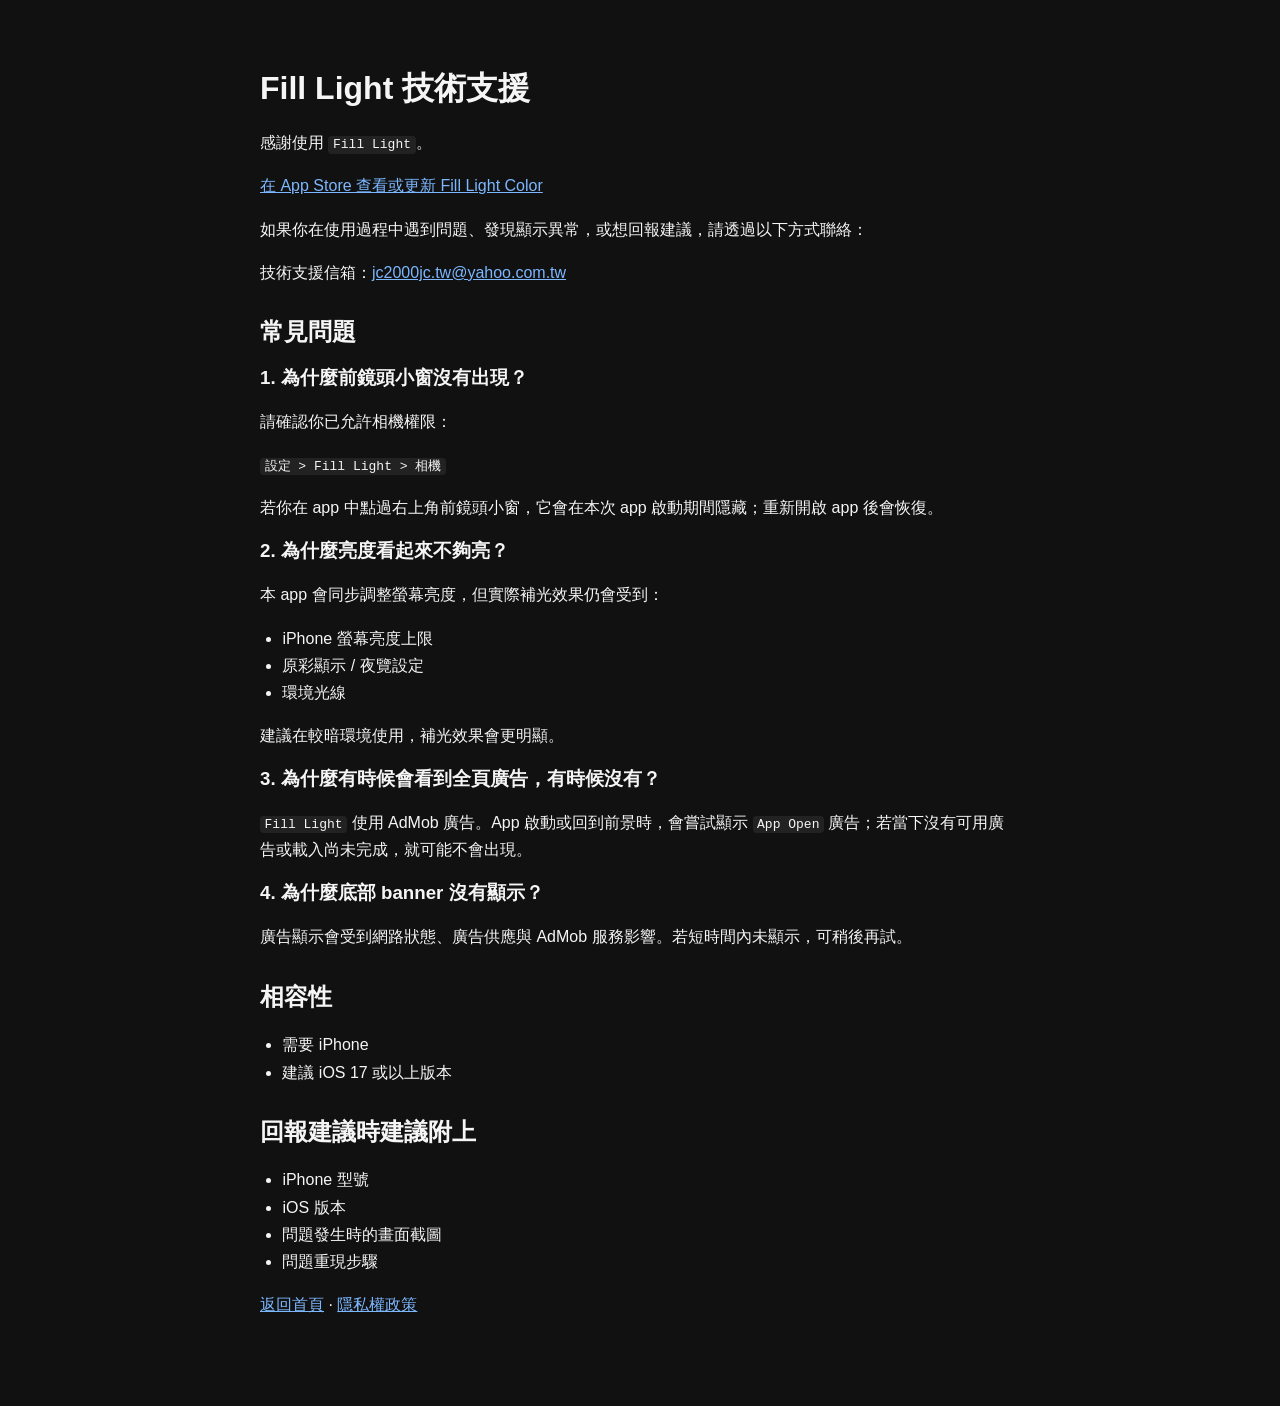
<file: support.html>
<!doctype html>
<html lang="zh-Hant">
<head>
  <meta charset="utf-8">
  <meta name="viewport" content="width=device-width, initial-scale=1">
  <meta name="description" content="Support for Fill Light Color, an iPhone screen fill light app for selfies, video calls, and product close-ups.">
  <title>Fill Light Color Support</title>
  <style>
    body { font-family: -apple-system, BlinkMacSystemFont, "PingFang TC", sans-serif; margin: 0; background: #111; color: #f5f5f5; }
    main { max-width: 760px; margin: 0 auto; padding: 48px 24px 72px; line-height: 1.7; }
    h1, h2, h3 { line-height: 1.2; }
    a { color: #7cb7ff; }
    section { margin-top: 32px; }
    ul { padding-left: 1.4em; }
    code { background: #222; padding: 0.1em 0.35em; border-radius: 4px; }
  </style>
</head>
<body>
  <main>
    <h1>Fill Light 技術支援</h1>
    <p>感謝使用 <code>Fill Light</code>。</p>
    <p><a href="https://apps.apple.com/us/app/fill-light-color/id6772977729">在 App Store 查看或更新 Fill Light Color</a></p>
    <p>如果你在使用過程中遇到問題、發現顯示異常，或想回報建議，請透過以下方式聯絡：</p>
    <p>技術支援信箱：<a href="mailto:jc2000jc.tw@yahoo.com.tw">jc2000jc.tw@yahoo.com.tw</a></p>

    <section>
      <h2>常見問題</h2>

      <h3>1. 為什麼前鏡頭小窗沒有出現？</h3>
      <p>請確認你已允許相機權限：</p>
      <p><code>設定 &gt; Fill Light &gt; 相機</code></p>
      <p>若你在 app 中點過右上角前鏡頭小窗，它會在本次 app 啟動期間隱藏；重新開啟 app 後會恢復。</p>

      <h3>2. 為什麼亮度看起來不夠亮？</h3>
      <p>本 app 會同步調整螢幕亮度，但實際補光效果仍會受到：</p>
      <ul>
        <li>iPhone 螢幕亮度上限</li>
        <li>原彩顯示 / 夜覽設定</li>
        <li>環境光線</li>
      </ul>
      <p>建議在較暗環境使用，補光效果會更明顯。</p>

      <h3>3. 為什麼有時候會看到全頁廣告，有時候沒有？</h3>
      <p><code>Fill Light</code> 使用 AdMob 廣告。App 啟動或回到前景時，會嘗試顯示 <code>App Open</code> 廣告；若當下沒有可用廣告或載入尚未完成，就可能不會出現。</p>

      <h3>4. 為什麼底部 banner 沒有顯示？</h3>
      <p>廣告顯示會受到網路狀態、廣告供應與 AdMob 服務影響。若短時間內未顯示，可稍後再試。</p>
    </section>

    <section>
      <h2>相容性</h2>
      <ul>
        <li>需要 iPhone</li>
        <li>建議 iOS 17 或以上版本</li>
      </ul>
    </section>

    <section>
      <h2>回報建議時建議附上</h2>
      <ul>
        <li>iPhone 型號</li>
        <li>iOS 版本</li>
        <li>問題發生時的畫面截圖</li>
        <li>問題重現步驟</li>
      </ul>
    </section>

    <p><a href="index.html">返回首頁</a> · <a href="privacy-policy.html">隱私權政策</a></p>
  </main>
</body>
</html>
</file>
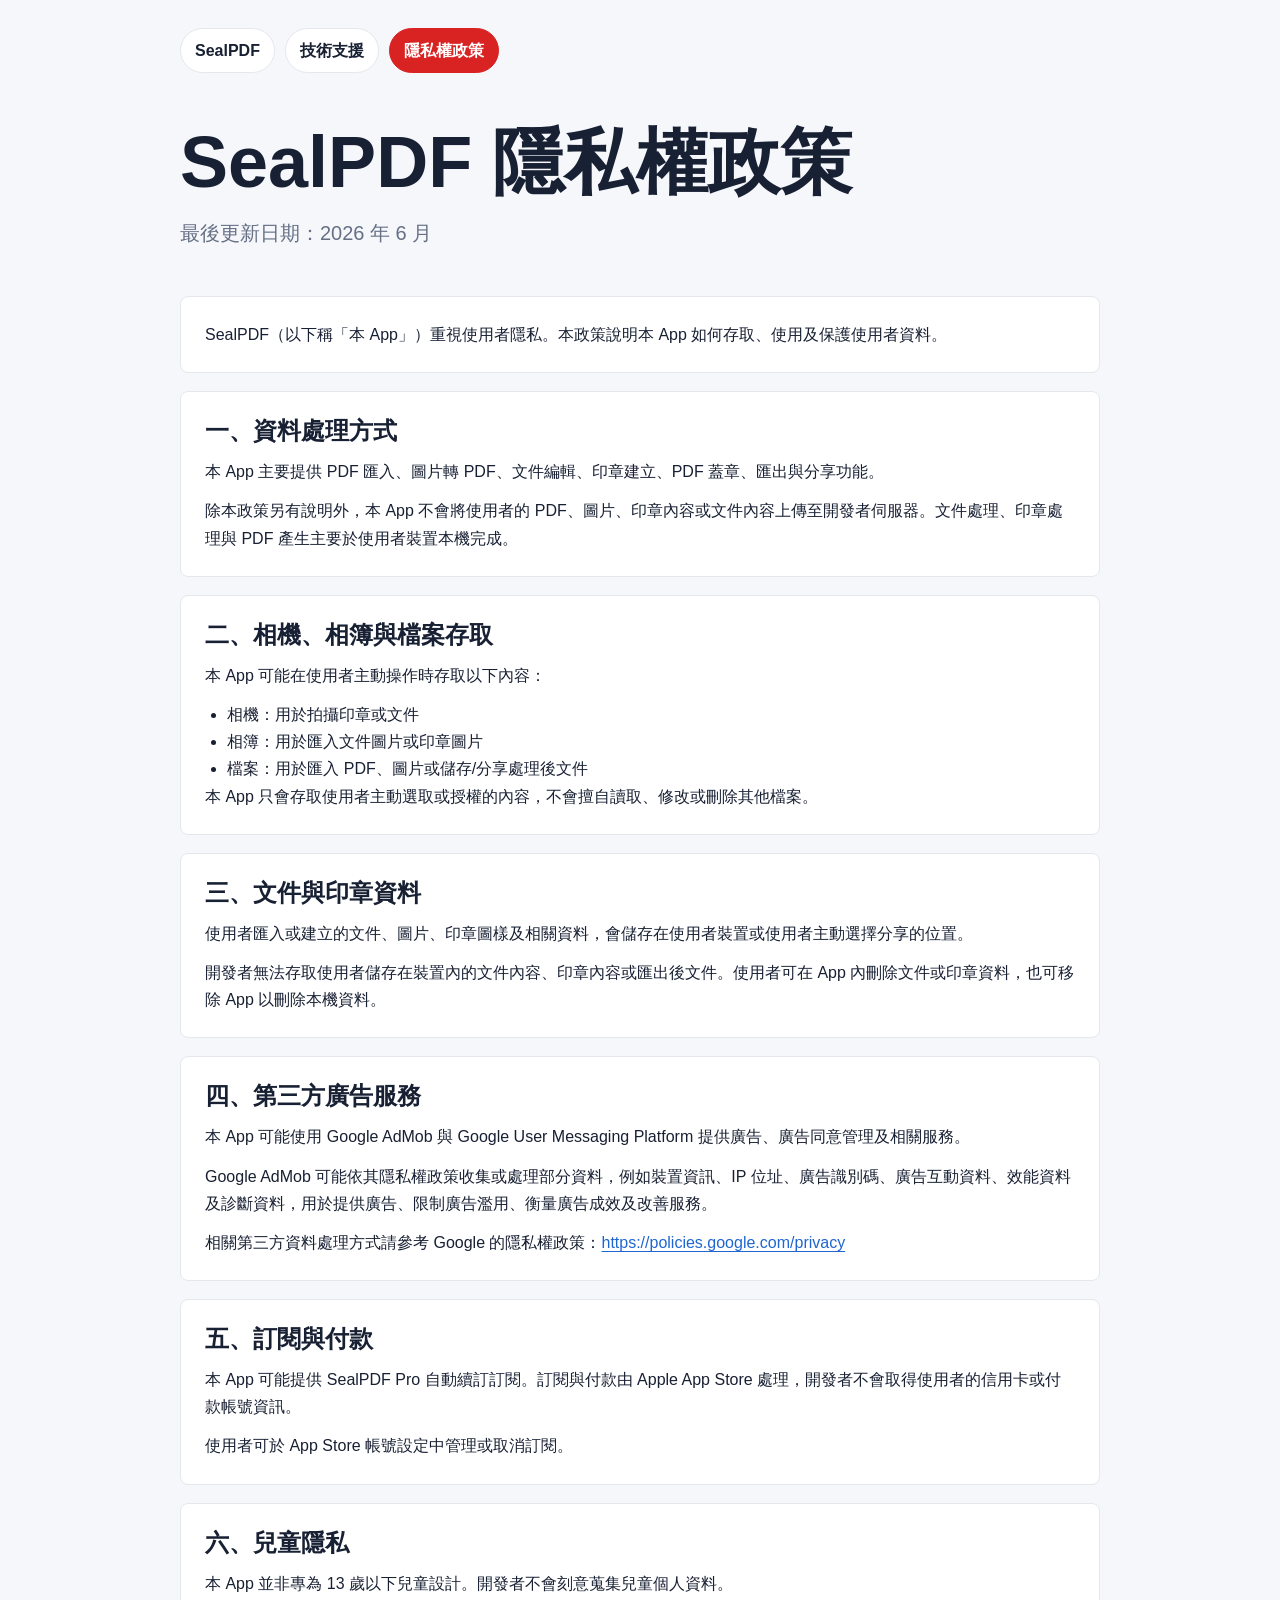
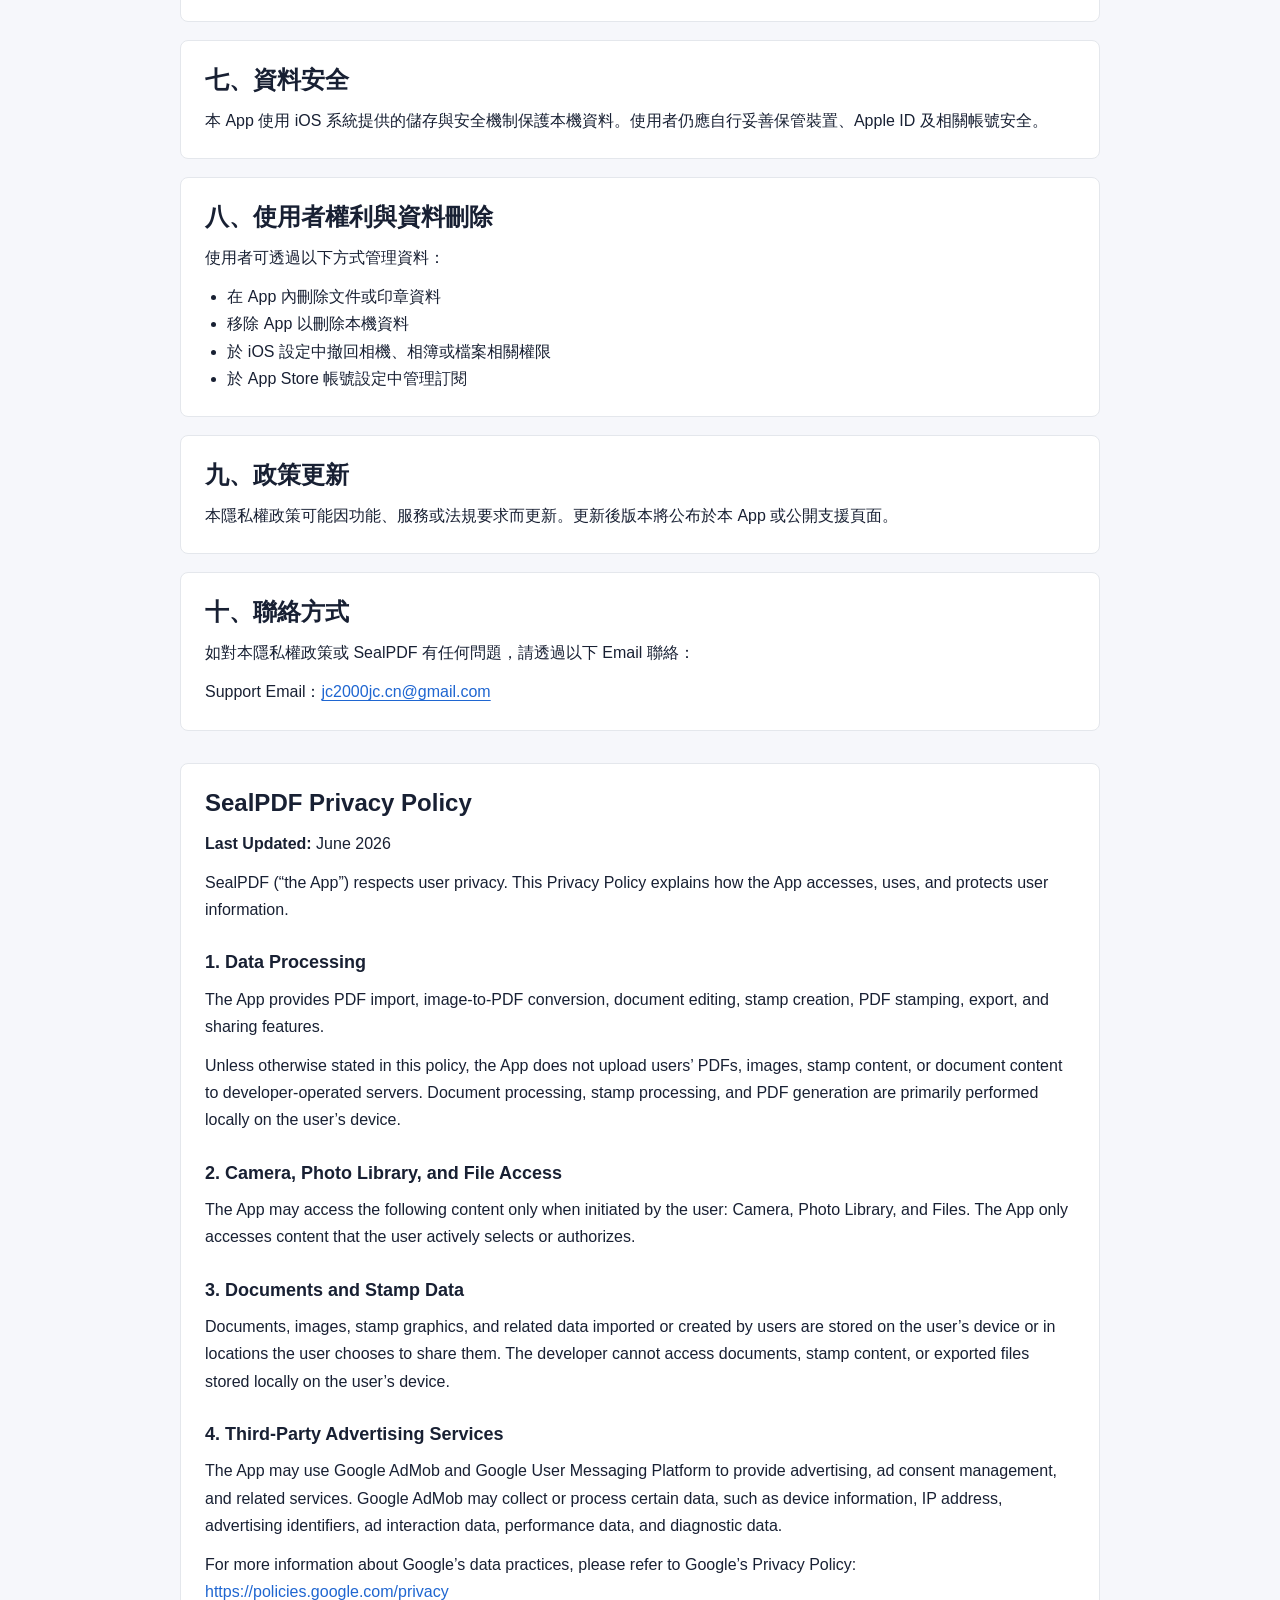
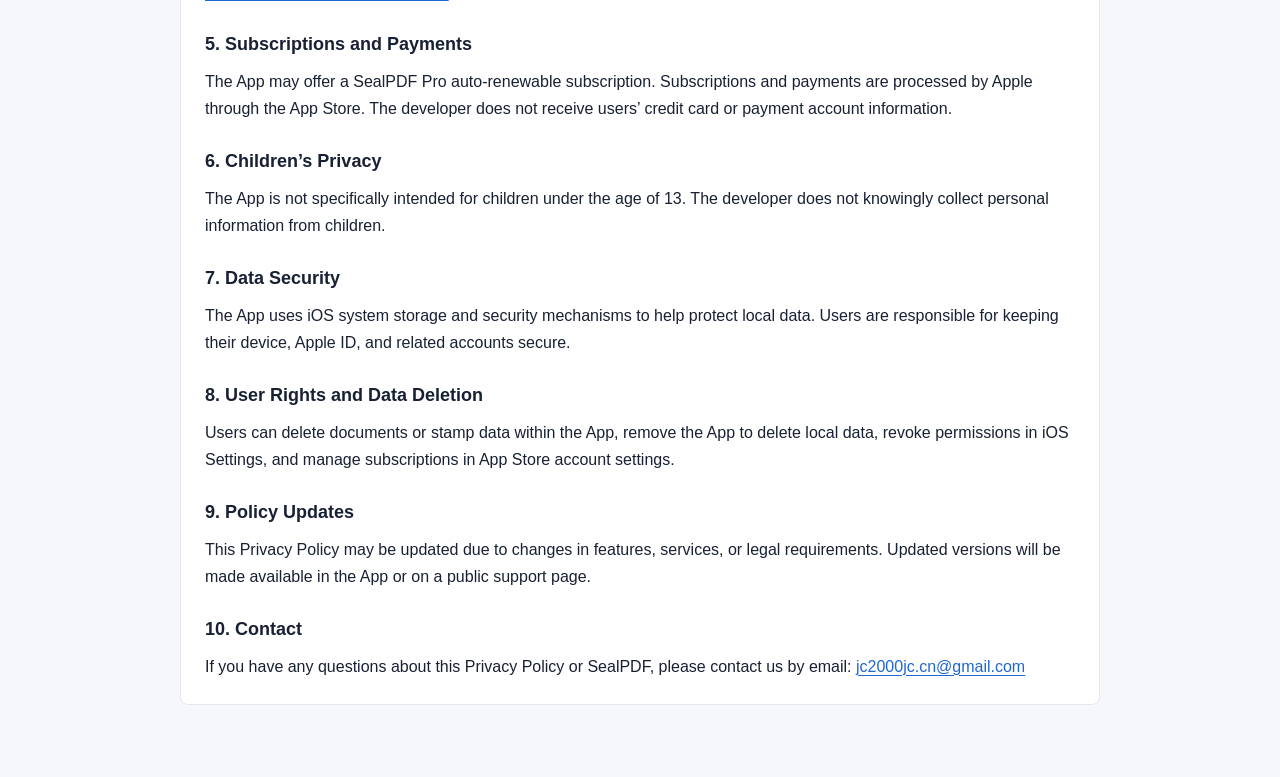
<file: sealpdf/privacy-policy.html>
<!doctype html>
<html lang="zh-Hant">
<head>
  <meta charset="utf-8">
  <meta name="viewport" content="width=device-width, initial-scale=1">
  <title>SealPDF 隱私權政策</title>
  <meta name="description" content="SealPDF 隱私權政策。">
  <link rel="stylesheet" href="styles.css">
</head>
<body>
  <main class="page">
    <nav class="nav" aria-label="SealPDF navigation">
      <a href="index.html">SealPDF</a>
      <a href="support.html">技術支援</a>
      <a href="privacy-policy.html" aria-current="page">隱私權政策</a>
    </nav>

    <header class="hero compact">
      <h1>SealPDF 隱私權政策</h1>
      <p class="lead">最後更新日期：2026 年 6 月</p>
    </header>

    <section class="panel">
      <p>SealPDF（以下稱「本 App」）重視使用者隱私。本政策說明本 App 如何存取、使用及保護使用者資料。</p>
    </section>

    <section class="panel">
      <h2>一、資料處理方式</h2>
      <p>本 App 主要提供 PDF 匯入、圖片轉 PDF、文件編輯、印章建立、PDF 蓋章、匯出與分享功能。</p>
      <p>除本政策另有說明外，本 App 不會將使用者的 PDF、圖片、印章內容或文件內容上傳至開發者伺服器。文件處理、印章處理與 PDF 產生主要於使用者裝置本機完成。</p>
    </section>

    <section class="panel">
      <h2>二、相機、相簿與檔案存取</h2>
      <p>本 App 可能在使用者主動操作時存取以下內容：</p>
      <ul>
        <li>相機：用於拍攝印章或文件</li>
        <li>相簿：用於匯入文件圖片或印章圖片</li>
        <li>檔案：用於匯入 PDF、圖片或儲存/分享處理後文件</li>
      </ul>
      <p>本 App 只會存取使用者主動選取或授權的內容，不會擅自讀取、修改或刪除其他檔案。</p>
    </section>

    <section class="panel">
      <h2>三、文件與印章資料</h2>
      <p>使用者匯入或建立的文件、圖片、印章圖樣及相關資料，會儲存在使用者裝置或使用者主動選擇分享的位置。</p>
      <p>開發者無法存取使用者儲存在裝置內的文件內容、印章內容或匯出後文件。使用者可在 App 內刪除文件或印章資料，也可移除 App 以刪除本機資料。</p>
    </section>

    <section class="panel">
      <h2>四、第三方廣告服務</h2>
      <p>本 App 可能使用 Google AdMob 與 Google User Messaging Platform 提供廣告、廣告同意管理及相關服務。</p>
      <p>Google AdMob 可能依其隱私權政策收集或處理部分資料，例如裝置資訊、IP 位址、廣告識別碼、廣告互動資料、效能資料及診斷資料，用於提供廣告、限制廣告濫用、衡量廣告成效及改善服務。</p>
      <p>相關第三方資料處理方式請參考 Google 的隱私權政策：<a href="https://policies.google.com/privacy">https://policies.google.com/privacy</a></p>
    </section>

    <section class="panel">
      <h2>五、訂閱與付款</h2>
      <p>本 App 可能提供 SealPDF Pro 自動續訂訂閱。訂閱與付款由 Apple App Store 處理，開發者不會取得使用者的信用卡或付款帳號資訊。</p>
      <p>使用者可於 App Store 帳號設定中管理或取消訂閱。</p>
    </section>

    <section class="panel">
      <h2>六、兒童隱私</h2>
      <p>本 App 並非專為 13 歲以下兒童設計。開發者不會刻意蒐集兒童個人資料。</p>
    </section>

    <section class="panel">
      <h2>七、資料安全</h2>
      <p>本 App 使用 iOS 系統提供的儲存與安全機制保護本機資料。使用者仍應自行妥善保管裝置、Apple ID 及相關帳號安全。</p>
    </section>

    <section class="panel">
      <h2>八、使用者權利與資料刪除</h2>
      <p>使用者可透過以下方式管理資料：</p>
      <ul>
        <li>在 App 內刪除文件或印章資料</li>
        <li>移除 App 以刪除本機資料</li>
        <li>於 iOS 設定中撤回相機、相簿或檔案相關權限</li>
        <li>於 App Store 帳號設定中管理訂閱</li>
      </ul>
    </section>

    <section class="panel">
      <h2>九、政策更新</h2>
      <p>本隱私權政策可能因功能、服務或法規要求而更新。更新後版本將公布於本 App 或公開支援頁面。</p>
    </section>

    <section class="panel">
      <h2>十、聯絡方式</h2>
      <p>如對本隱私權政策或 SealPDF 有任何問題，請透過以下 Email 聯絡：</p>
      <p>Support Email：<a href="mailto:jc2000jc.cn@gmail.com">jc2000jc.cn@gmail.com</a></p>
    </section>

    <section class="panel english">
      <h2>SealPDF Privacy Policy</h2>
      <p><strong>Last Updated:</strong> June 2026</p>
      <p>SealPDF (“the App”) respects user privacy. This Privacy Policy explains how the App accesses, uses, and protects user information.</p>

      <h3>1. Data Processing</h3>
      <p>The App provides PDF import, image-to-PDF conversion, document editing, stamp creation, PDF stamping, export, and sharing features.</p>
      <p>Unless otherwise stated in this policy, the App does not upload users’ PDFs, images, stamp content, or document content to developer-operated servers. Document processing, stamp processing, and PDF generation are primarily performed locally on the user’s device.</p>

      <h3>2. Camera, Photo Library, and File Access</h3>
      <p>The App may access the following content only when initiated by the user: Camera, Photo Library, and Files. The App only accesses content that the user actively selects or authorizes.</p>

      <h3>3. Documents and Stamp Data</h3>
      <p>Documents, images, stamp graphics, and related data imported or created by users are stored on the user’s device or in locations the user chooses to share them. The developer cannot access documents, stamp content, or exported files stored locally on the user’s device.</p>

      <h3>4. Third-Party Advertising Services</h3>
      <p>The App may use Google AdMob and Google User Messaging Platform to provide advertising, ad consent management, and related services. Google AdMob may collect or process certain data, such as device information, IP address, advertising identifiers, ad interaction data, performance data, and diagnostic data.</p>
      <p>For more information about Google’s data practices, please refer to Google’s Privacy Policy: <a href="https://policies.google.com/privacy">https://policies.google.com/privacy</a></p>

      <h3>5. Subscriptions and Payments</h3>
      <p>The App may offer a SealPDF Pro auto-renewable subscription. Subscriptions and payments are processed by Apple through the App Store. The developer does not receive users’ credit card or payment account information.</p>

      <h3>6. Children’s Privacy</h3>
      <p>The App is not specifically intended for children under the age of 13. The developer does not knowingly collect personal information from children.</p>

      <h3>7. Data Security</h3>
      <p>The App uses iOS system storage and security mechanisms to help protect local data. Users are responsible for keeping their device, Apple ID, and related accounts secure.</p>

      <h3>8. User Rights and Data Deletion</h3>
      <p>Users can delete documents or stamp data within the App, remove the App to delete local data, revoke permissions in iOS Settings, and manage subscriptions in App Store account settings.</p>

      <h3>9. Policy Updates</h3>
      <p>This Privacy Policy may be updated due to changes in features, services, or legal requirements. Updated versions will be made available in the App or on a public support page.</p>

      <h3>10. Contact</h3>
      <p>If you have any questions about this Privacy Policy or SealPDF, please contact us by email: <a href="mailto:jc2000jc.cn@gmail.com">jc2000jc.cn@gmail.com</a></p>
    </section>
  </main>
</body>
</html>
</file>
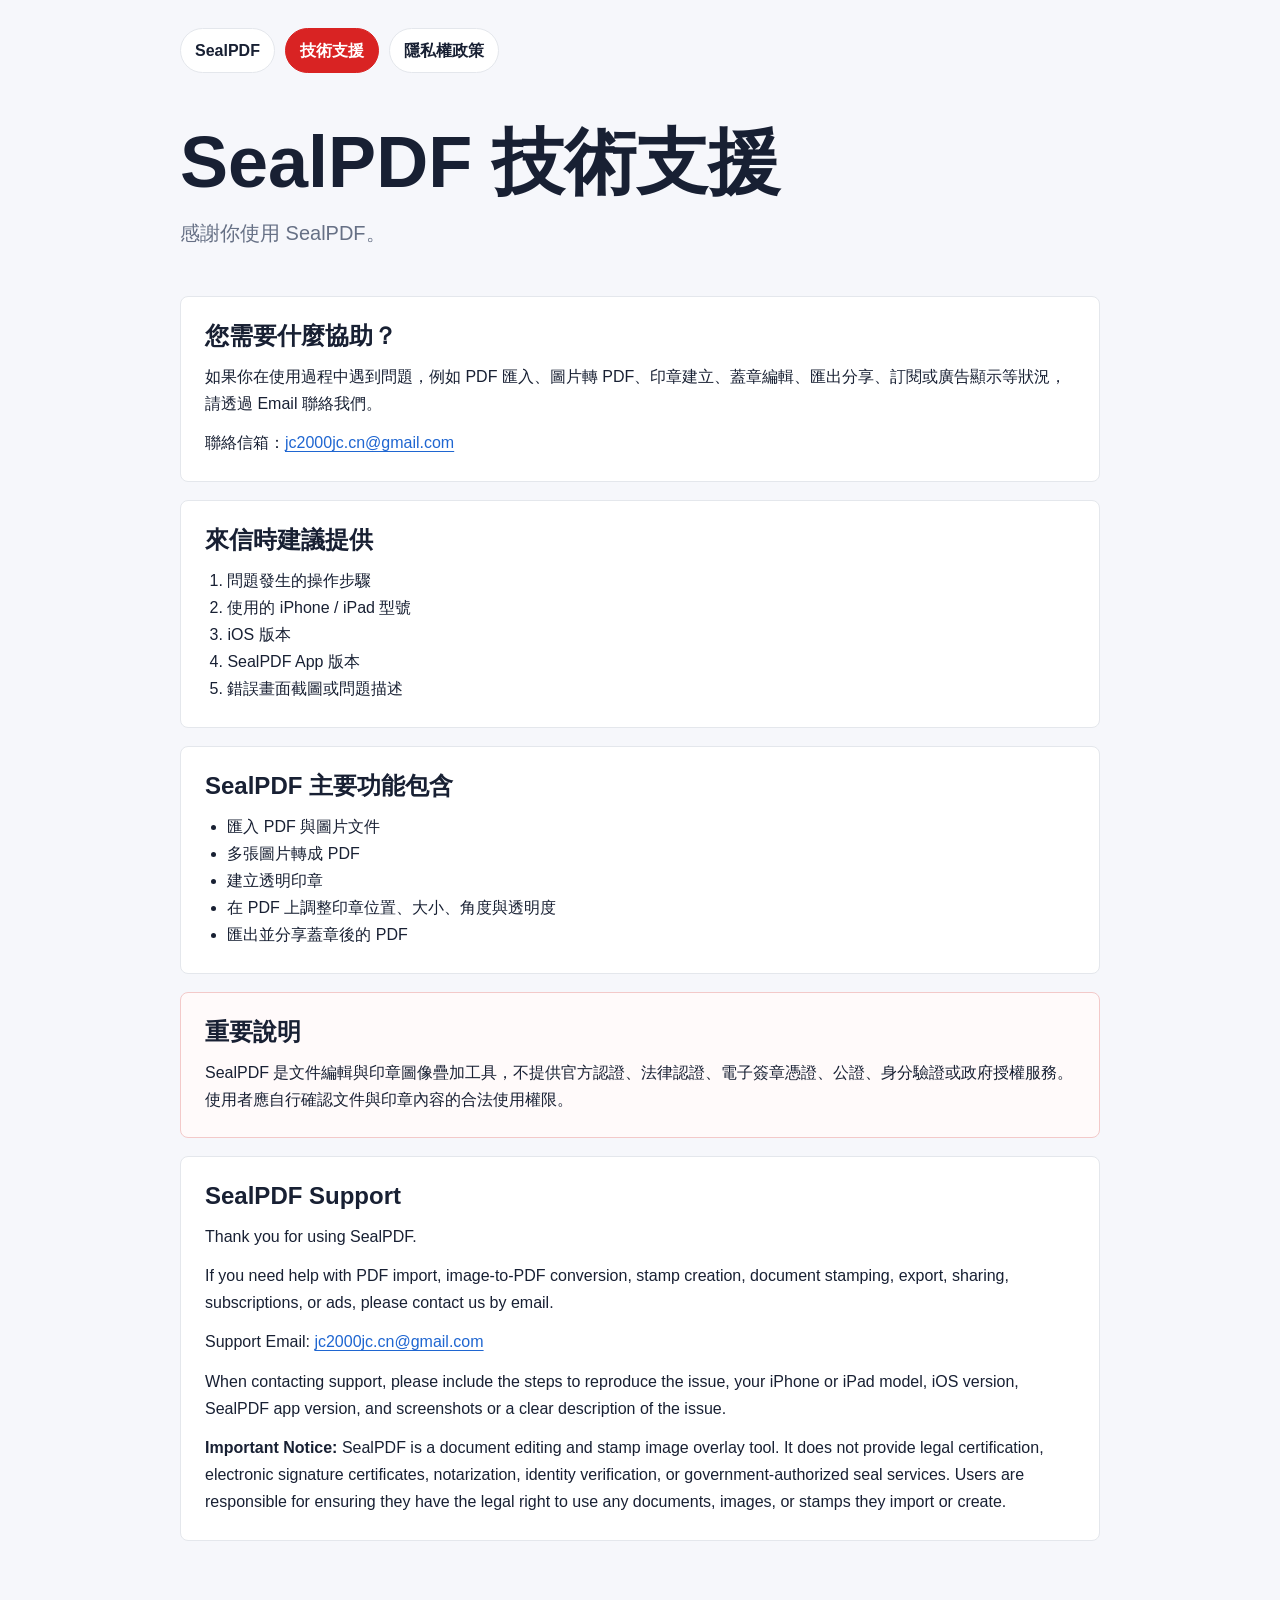
<file: sealpdf/support.html>
<!doctype html>
<html lang="zh-Hant">
<head>
  <meta charset="utf-8">
  <meta name="viewport" content="width=device-width, initial-scale=1">
  <title>SealPDF 技術支援</title>
  <meta name="description" content="SealPDF 技術支援與聯絡方式。">
  <link rel="stylesheet" href="styles.css">
</head>
<body>
  <main class="page">
    <nav class="nav" aria-label="SealPDF navigation">
      <a href="index.html">SealPDF</a>
      <a href="support.html" aria-current="page">技術支援</a>
      <a href="privacy-policy.html">隱私權政策</a>
    </nav>

    <header class="hero compact">
      <h1>SealPDF 技術支援</h1>
      <p class="lead">感謝你使用 SealPDF。</p>
    </header>

    <section class="panel">
      <h2>您需要什麼協助？</h2>
      <p>如果你在使用過程中遇到問題，例如 PDF 匯入、圖片轉 PDF、印章建立、蓋章編輯、匯出分享、訂閱或廣告顯示等狀況，請透過 Email 聯絡我們。</p>
      <p>聯絡信箱：<a href="mailto:jc2000jc.cn@gmail.com">jc2000jc.cn@gmail.com</a></p>
    </section>

    <section class="panel">
      <h2>來信時建議提供</h2>
      <ol>
        <li>問題發生的操作步驟</li>
        <li>使用的 iPhone / iPad 型號</li>
        <li>iOS 版本</li>
        <li>SealPDF App 版本</li>
        <li>錯誤畫面截圖或問題描述</li>
      </ol>
    </section>

    <section class="panel">
      <h2>SealPDF 主要功能包含</h2>
      <ul>
        <li>匯入 PDF 與圖片文件</li>
        <li>多張圖片轉成 PDF</li>
        <li>建立透明印章</li>
        <li>在 PDF 上調整印章位置、大小、角度與透明度</li>
        <li>匯出並分享蓋章後的 PDF</li>
      </ul>
    </section>

    <section class="panel warning">
      <h2>重要說明</h2>
      <p>SealPDF 是文件編輯與印章圖像疊加工具，不提供官方認證、法律認證、電子簽章憑證、公證、身分驗證或政府授權服務。使用者應自行確認文件與印章內容的合法使用權限。</p>
    </section>

    <section class="panel">
      <h2>SealPDF Support</h2>
      <p>Thank you for using SealPDF.</p>
      <p>If you need help with PDF import, image-to-PDF conversion, stamp creation, document stamping, export, sharing, subscriptions, or ads, please contact us by email.</p>
      <p>Support Email: <a href="mailto:jc2000jc.cn@gmail.com">jc2000jc.cn@gmail.com</a></p>
      <p>When contacting support, please include the steps to reproduce the issue, your iPhone or iPad model, iOS version, SealPDF app version, and screenshots or a clear description of the issue.</p>
      <p><strong>Important Notice:</strong> SealPDF is a document editing and stamp image overlay tool. It does not provide legal certification, electronic signature certificates, notarization, identity verification, or government-authorized seal services. Users are responsible for ensuring they have the legal right to use any documents, images, or stamps they import or create.</p>
    </section>
  </main>
</body>
</html>
</file>
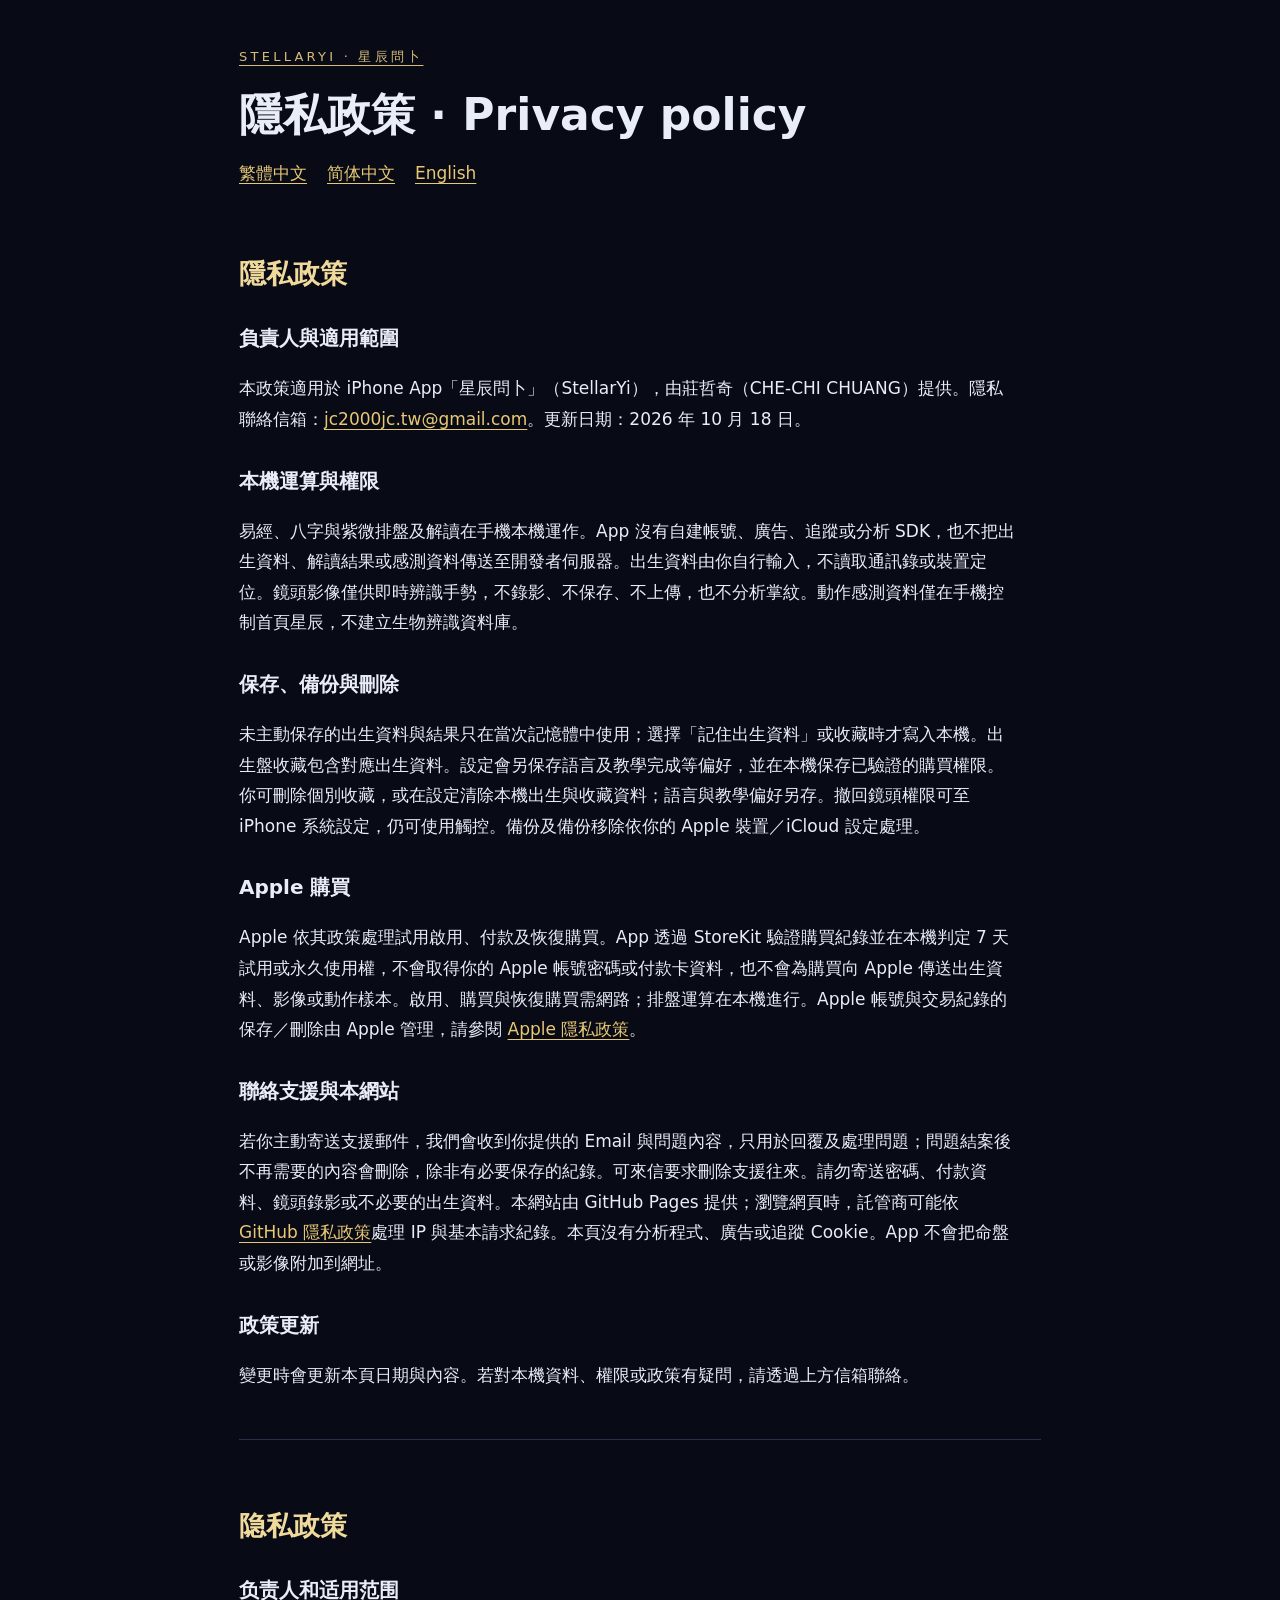
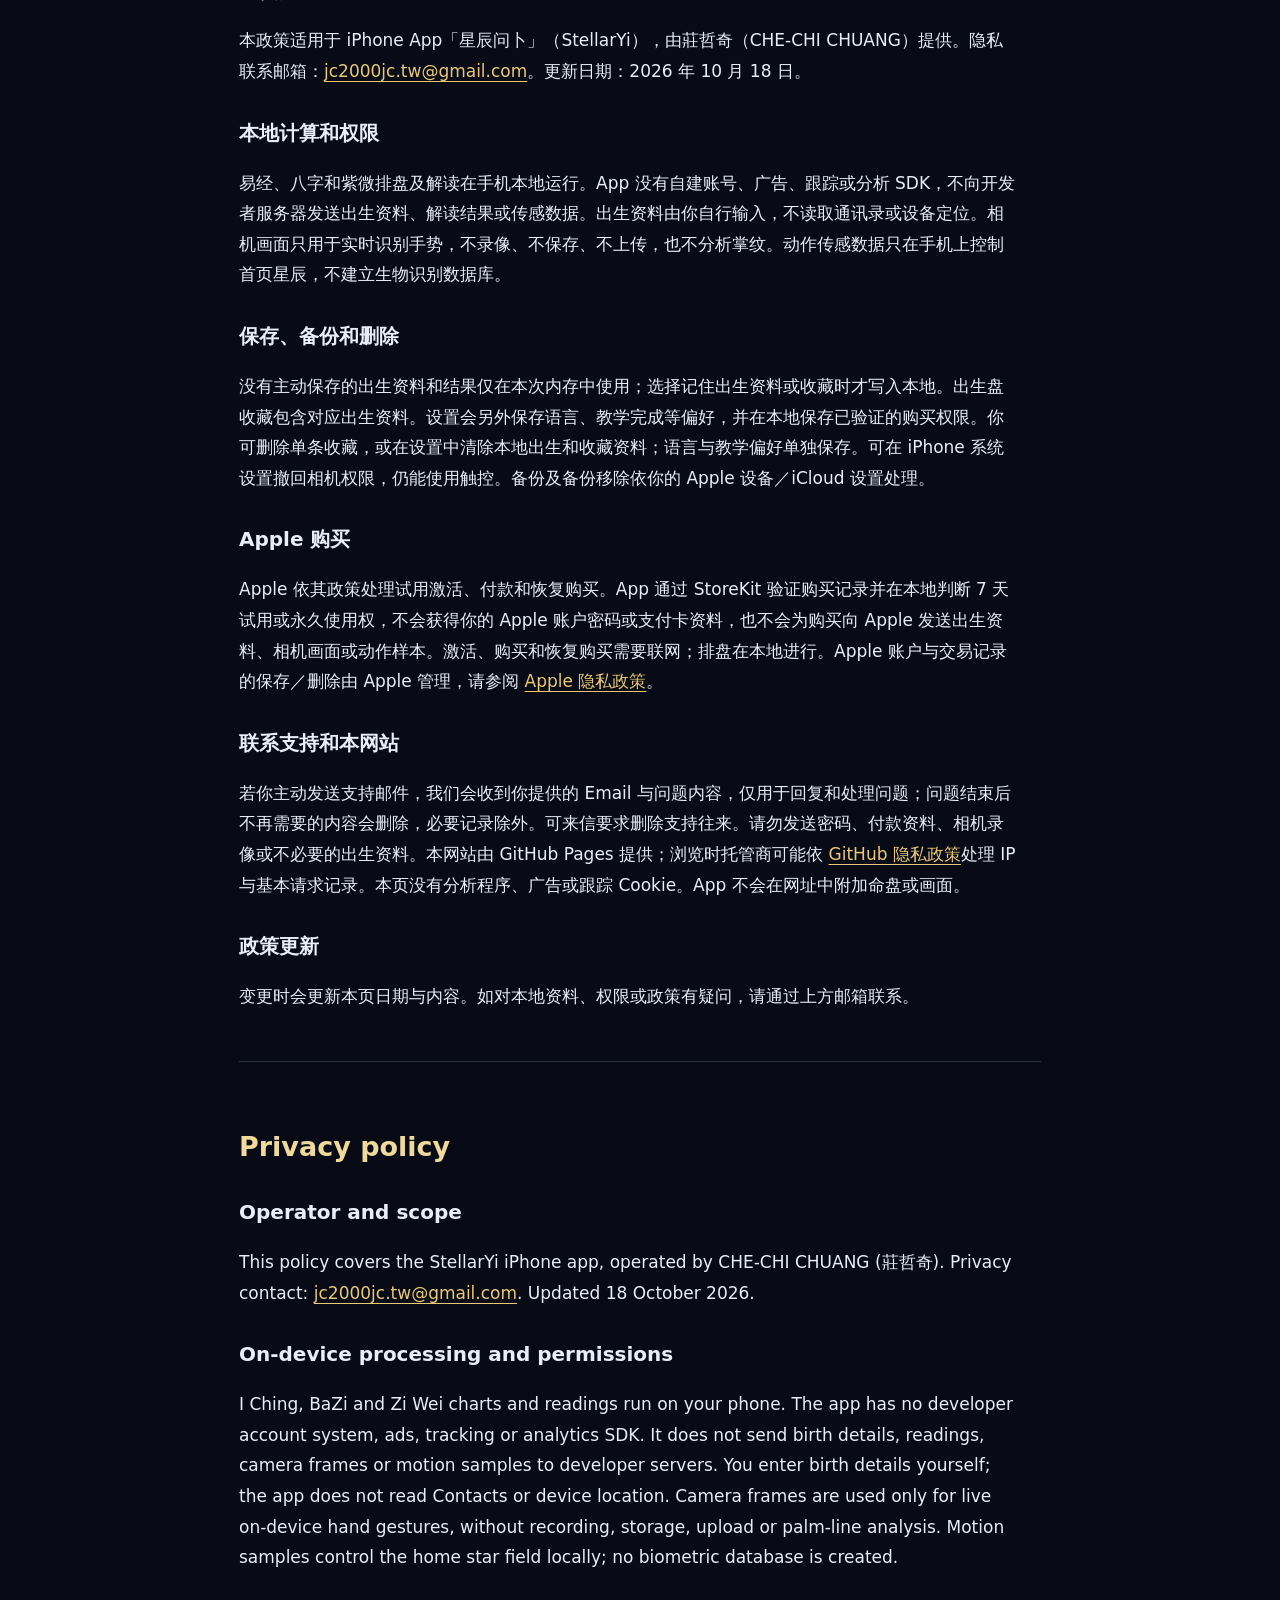
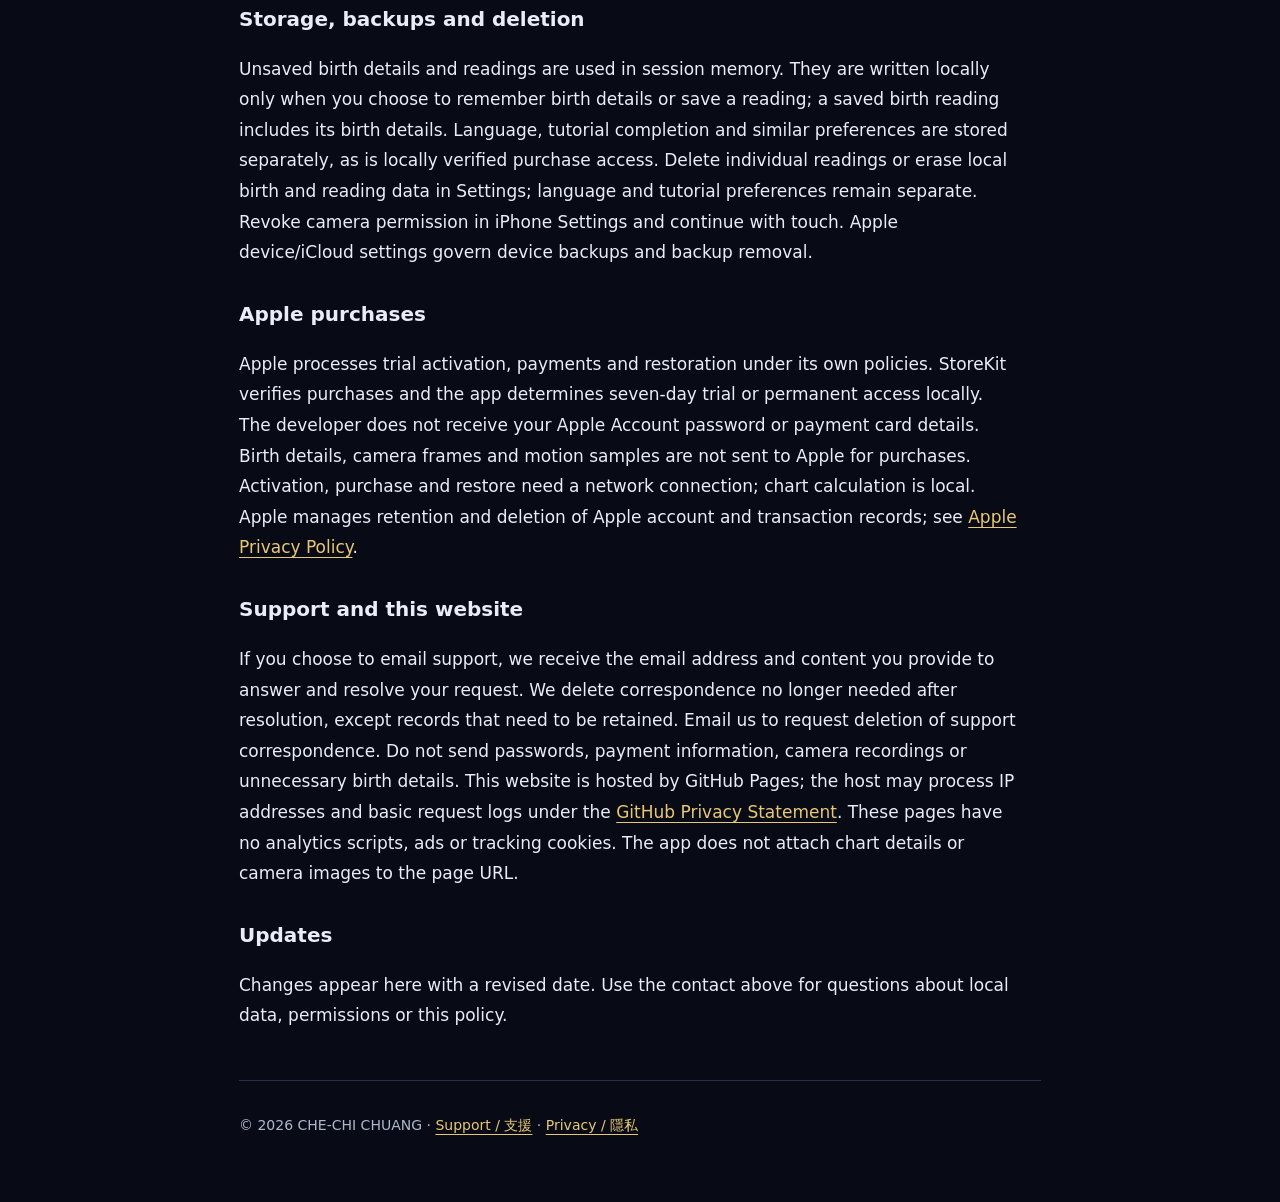
<file: stellaryi/privacy-policy.html>
<!doctype html><html lang="zh-Hant"><head><meta charset="utf-8"><meta name="viewport" content="width=device-width,initial-scale=1"><title>隱私政策 · Privacy policy · StellarYi</title><meta name="description" content="StellarYi 星辰問卜：支援與隱私政策。Support and privacy for the offline I Ching, BaZi and Zi Wei iPhone app."><link rel="stylesheet" href="styles.css"></head><body><main><a class="brand" href="index.html">STELLARYI · 星辰問卜</a><h1>隱私政策 · Privacy policy</h1><nav aria-label="Languages"><a href="#zh-Hant">繁體中文</a><a href="#zh-Hans">简体中文</a><a href="#en">English</a></nav><section id="zh-Hant" lang="zh-Hant"><h2>隱私政策</h2><h3>負責人與適用範圍</h3><p>本政策適用於 iPhone App「星辰問卜」（StellarYi），由莊哲奇（CHE-CHI CHUANG）提供。隱私聯絡信箱：<a href="mailto:jc2000jc.tw@gmail.com">jc2000jc.tw@gmail.com</a>。更新日期：2026 年 10 月 18 日。</p><h3>本機運算與權限</h3><p>易經、八字與紫微排盤及解讀在手機本機運作。App 沒有自建帳號、廣告、追蹤或分析 SDK，也不把出生資料、解讀結果或感測資料傳送至開發者伺服器。出生資料由你自行輸入，不讀取通訊錄或裝置定位。鏡頭影像僅供即時辨識手勢，不錄影、不保存、不上傳，也不分析掌紋。動作感測資料僅在手機控制首頁星辰，不建立生物辨識資料庫。</p><h3>保存、備份與刪除</h3><p>未主動保存的出生資料與結果只在當次記憶體中使用；選擇「記住出生資料」或收藏時才寫入本機。出生盤收藏包含對應出生資料。設定會另保存語言及教學完成等偏好，並在本機保存已驗證的購買權限。你可刪除個別收藏，或在設定清除本機出生與收藏資料；語言與教學偏好另存。撤回鏡頭權限可至 iPhone 系統設定，仍可使用觸控。備份及備份移除依你的 Apple 裝置／iCloud 設定處理。</p><h3>Apple 購買</h3><p>Apple 依其政策處理試用啟用、付款及恢復購買。App 透過 StoreKit 驗證購買紀錄並在本機判定 7 天試用或永久使用權，不會取得你的 Apple 帳號密碼或付款卡資料，也不會為購買向 Apple 傳送出生資料、影像或動作樣本。啟用、購買與恢復購買需網路；排盤運算在本機進行。Apple 帳號與交易紀錄的保存／刪除由 Apple 管理，請參閱 <a href="https://www.apple.com/legal/privacy/">Apple 隱私政策</a>。</p><h3>聯絡支援與本網站</h3><p>若你主動寄送支援郵件，我們會收到你提供的 Email 與問題內容，只用於回覆及處理問題；問題結案後不再需要的內容會刪除，除非有必要保存的紀錄。可來信要求刪除支援往來。請勿寄送密碼、付款資料、鏡頭錄影或不必要的出生資料。本網站由 GitHub Pages 提供；瀏覽網頁時，託管商可能依 <a href="https://docs.github.com/en/site-policy/privacy-policies/github-general-privacy-statement">GitHub 隱私政策</a>處理 IP 與基本請求紀錄。本頁沒有分析程式、廣告或追蹤 Cookie。App 不會把命盤或影像附加到網址。</p><h3>政策更新</h3><p>變更時會更新本頁日期與內容。若對本機資料、權限或政策有疑問，請透過上方信箱聯絡。</p></section><section id="zh-Hans" lang="zh-Hans"><h2>隐私政策</h2><h3>负责人和适用范围</h3><p>本政策适用于 iPhone App「星辰问卜」（StellarYi），由莊哲奇（CHE-CHI CHUANG）提供。隐私联系邮箱：<a href="mailto:jc2000jc.tw@gmail.com">jc2000jc.tw@gmail.com</a>。更新日期：2026 年 10 月 18 日。</p><h3>本地计算和权限</h3><p>易经、八字和紫微排盘及解读在手机本地运行。App 没有自建账号、广告、跟踪或分析 SDK，不向开发者服务器发送出生资料、解读结果或传感数据。出生资料由你自行输入，不读取通讯录或设备定位。相机画面只用于实时识别手势，不录像、不保存、不上传，也不分析掌纹。动作传感数据只在手机上控制首页星辰，不建立生物识别数据库。</p><h3>保存、备份和删除</h3><p>没有主动保存的出生资料和结果仅在本次内存中使用；选择记住出生资料或收藏时才写入本地。出生盘收藏包含对应出生资料。设置会另外保存语言、教学完成等偏好，并在本地保存已验证的购买权限。你可删除单条收藏，或在设置中清除本地出生和收藏资料；语言与教学偏好单独保存。可在 iPhone 系统设置撤回相机权限，仍能使用触控。备份及备份移除依你的 Apple 设备／iCloud 设置处理。</p><h3>Apple 购买</h3><p>Apple 依其政策处理试用激活、付款和恢复购买。App 通过 StoreKit 验证购买记录并在本地判断 7 天试用或永久使用权，不会获得你的 Apple 账户密码或支付卡资料，也不会为购买向 Apple 发送出生资料、相机画面或动作样本。激活、购买和恢复购买需要联网；排盘在本地进行。Apple 账户与交易记录的保存／删除由 Apple 管理，请参阅 <a href="https://www.apple.com/legal/privacy/">Apple 隐私政策</a>。</p><h3>联系支持和本网站</h3><p>若你主动发送支持邮件，我们会收到你提供的 Email 与问题内容，仅用于回复和处理问题；问题结束后不再需要的内容会删除，必要记录除外。可来信要求删除支持往来。请勿发送密码、付款资料、相机录像或不必要的出生资料。本网站由 GitHub Pages 提供；浏览时托管商可能依 <a href="https://docs.github.com/en/site-policy/privacy-policies/github-general-privacy-statement">GitHub 隐私政策</a>处理 IP 与基本请求记录。本页没有分析程序、广告或跟踪 Cookie。App 不会在网址中附加命盘或画面。</p><h3>政策更新</h3><p>变更时会更新本页日期与内容。如对本地资料、权限或政策有疑问，请通过上方邮箱联系。</p></section><section id="en" lang="en"><h2>Privacy policy</h2><h3>Operator and scope</h3><p>This policy covers the StellarYi iPhone app, operated by CHE-CHI CHUANG (莊哲奇). Privacy contact: <a href="mailto:jc2000jc.tw@gmail.com">jc2000jc.tw@gmail.com</a>. Updated 18 October 2026.</p><h3>On-device processing and permissions</h3><p>I Ching, BaZi and Zi Wei charts and readings run on your phone. The app has no developer account system, ads, tracking or analytics SDK. It does not send birth details, readings, camera frames or motion samples to developer servers. You enter birth details yourself; the app does not read Contacts or device location. Camera frames are used only for live on-device hand gestures, without recording, storage, upload or palm-line analysis. Motion samples control the home star field locally; no biometric database is created.</p><h3>Storage, backups and deletion</h3><p>Unsaved birth details and readings are used in session memory. They are written locally only when you choose to remember birth details or save a reading; a saved birth reading includes its birth details. Language, tutorial completion and similar preferences are stored separately, as is locally verified purchase access. Delete individual readings or erase local birth and reading data in Settings; language and tutorial preferences remain separate. Revoke camera permission in iPhone Settings and continue with touch. Apple device/iCloud settings govern device backups and backup removal.</p><h3>Apple purchases</h3><p>Apple processes trial activation, payments and restoration under its own policies. StoreKit verifies purchases and the app determines seven-day trial or permanent access locally. The developer does not receive your Apple Account password or payment card details. Birth details, camera frames and motion samples are not sent to Apple for purchases. Activation, purchase and restore need a network connection; chart calculation is local. Apple manages retention and deletion of Apple account and transaction records; see <a href="https://www.apple.com/legal/privacy/">Apple Privacy Policy</a>.</p><h3>Support and this website</h3><p>If you choose to email support, we receive the email address and content you provide to answer and resolve your request. We delete correspondence no longer needed after resolution, except records that need to be retained. Email us to request deletion of support correspondence. Do not send passwords, payment information, camera recordings or unnecessary birth details. This website is hosted by GitHub Pages; the host may process IP addresses and basic request logs under the <a href="https://docs.github.com/en/site-policy/privacy-policies/github-general-privacy-statement">GitHub Privacy Statement</a>. These pages have no analytics scripts, ads or tracking cookies. The app does not attach chart details or camera images to the page URL.</p><h3>Updates</h3><p>Changes appear here with a revised date. Use the contact above for questions about local data, permissions or this policy.</p></section><footer>© 2026 CHE-CHI CHUANG · <a href="support.html">Support / 支援</a> · <a href="privacy-policy.html">Privacy / 隱私</a></footer></main></body></html>
</file>
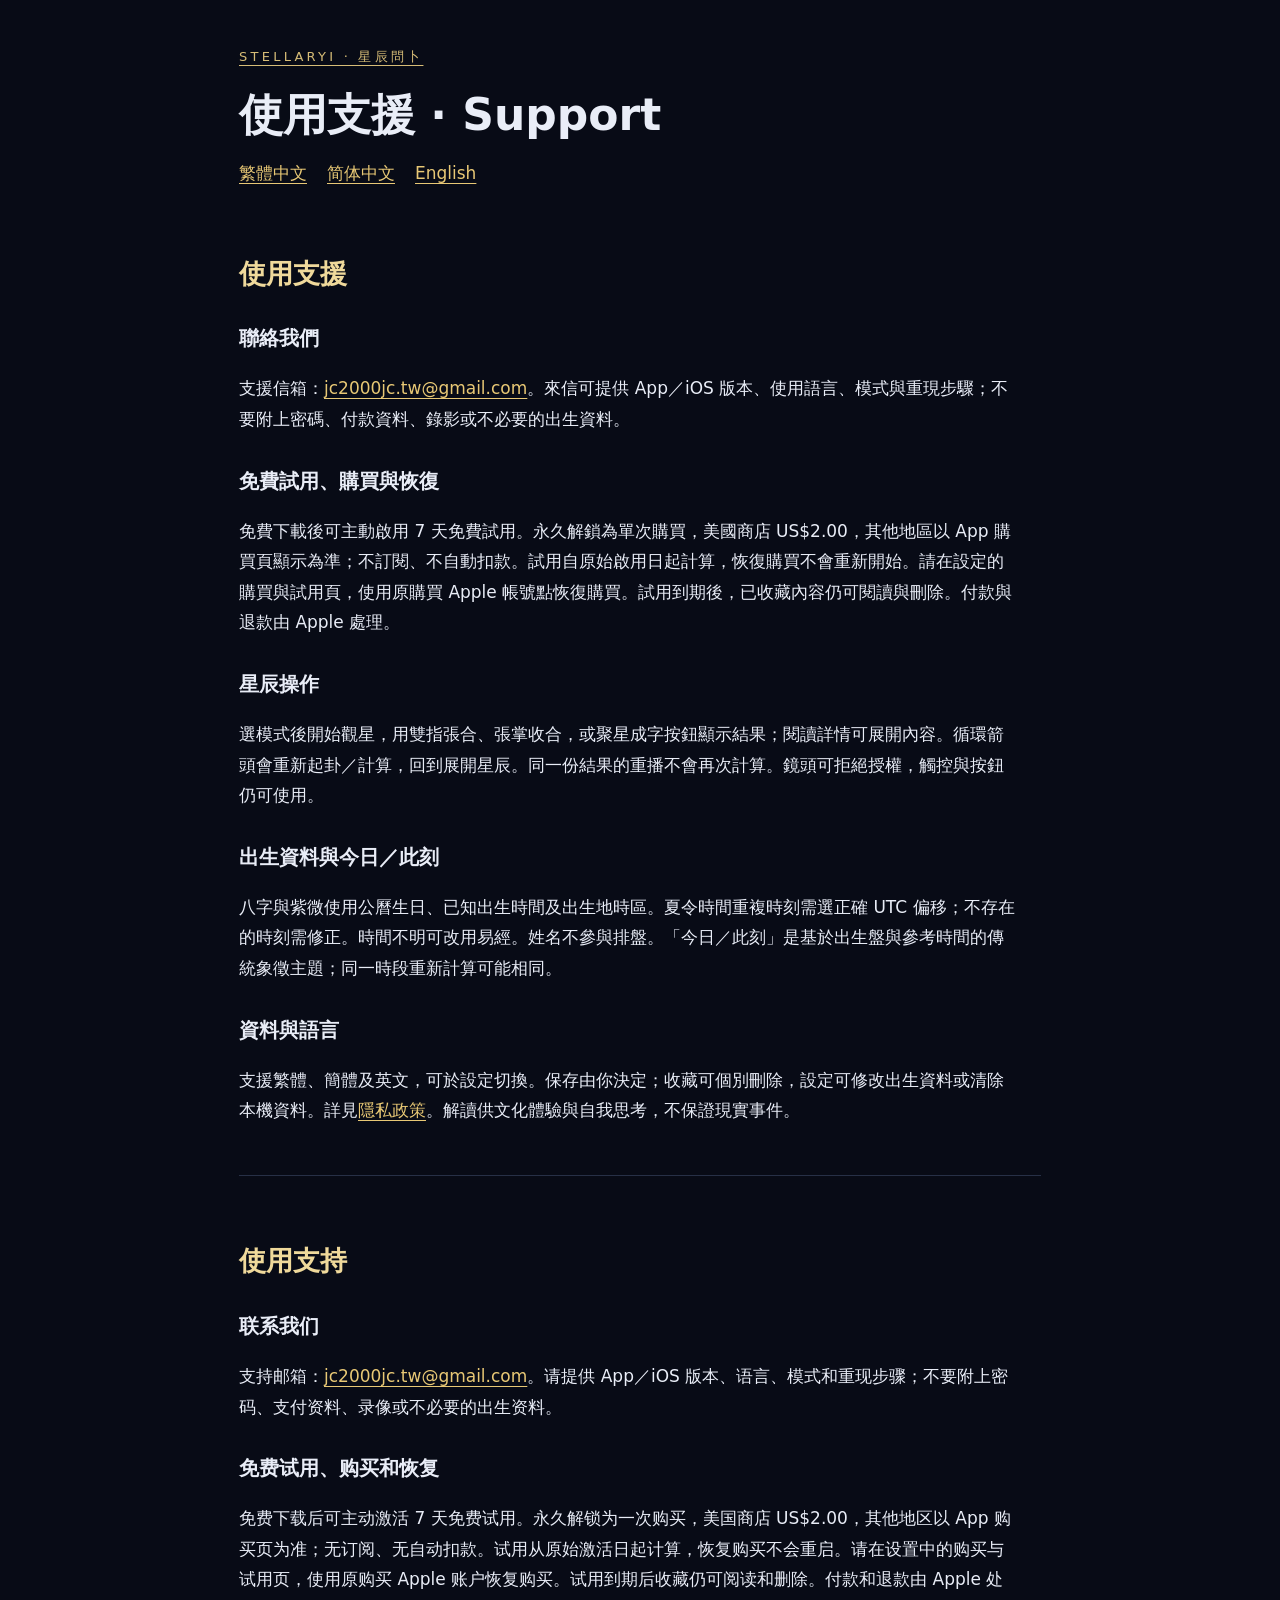
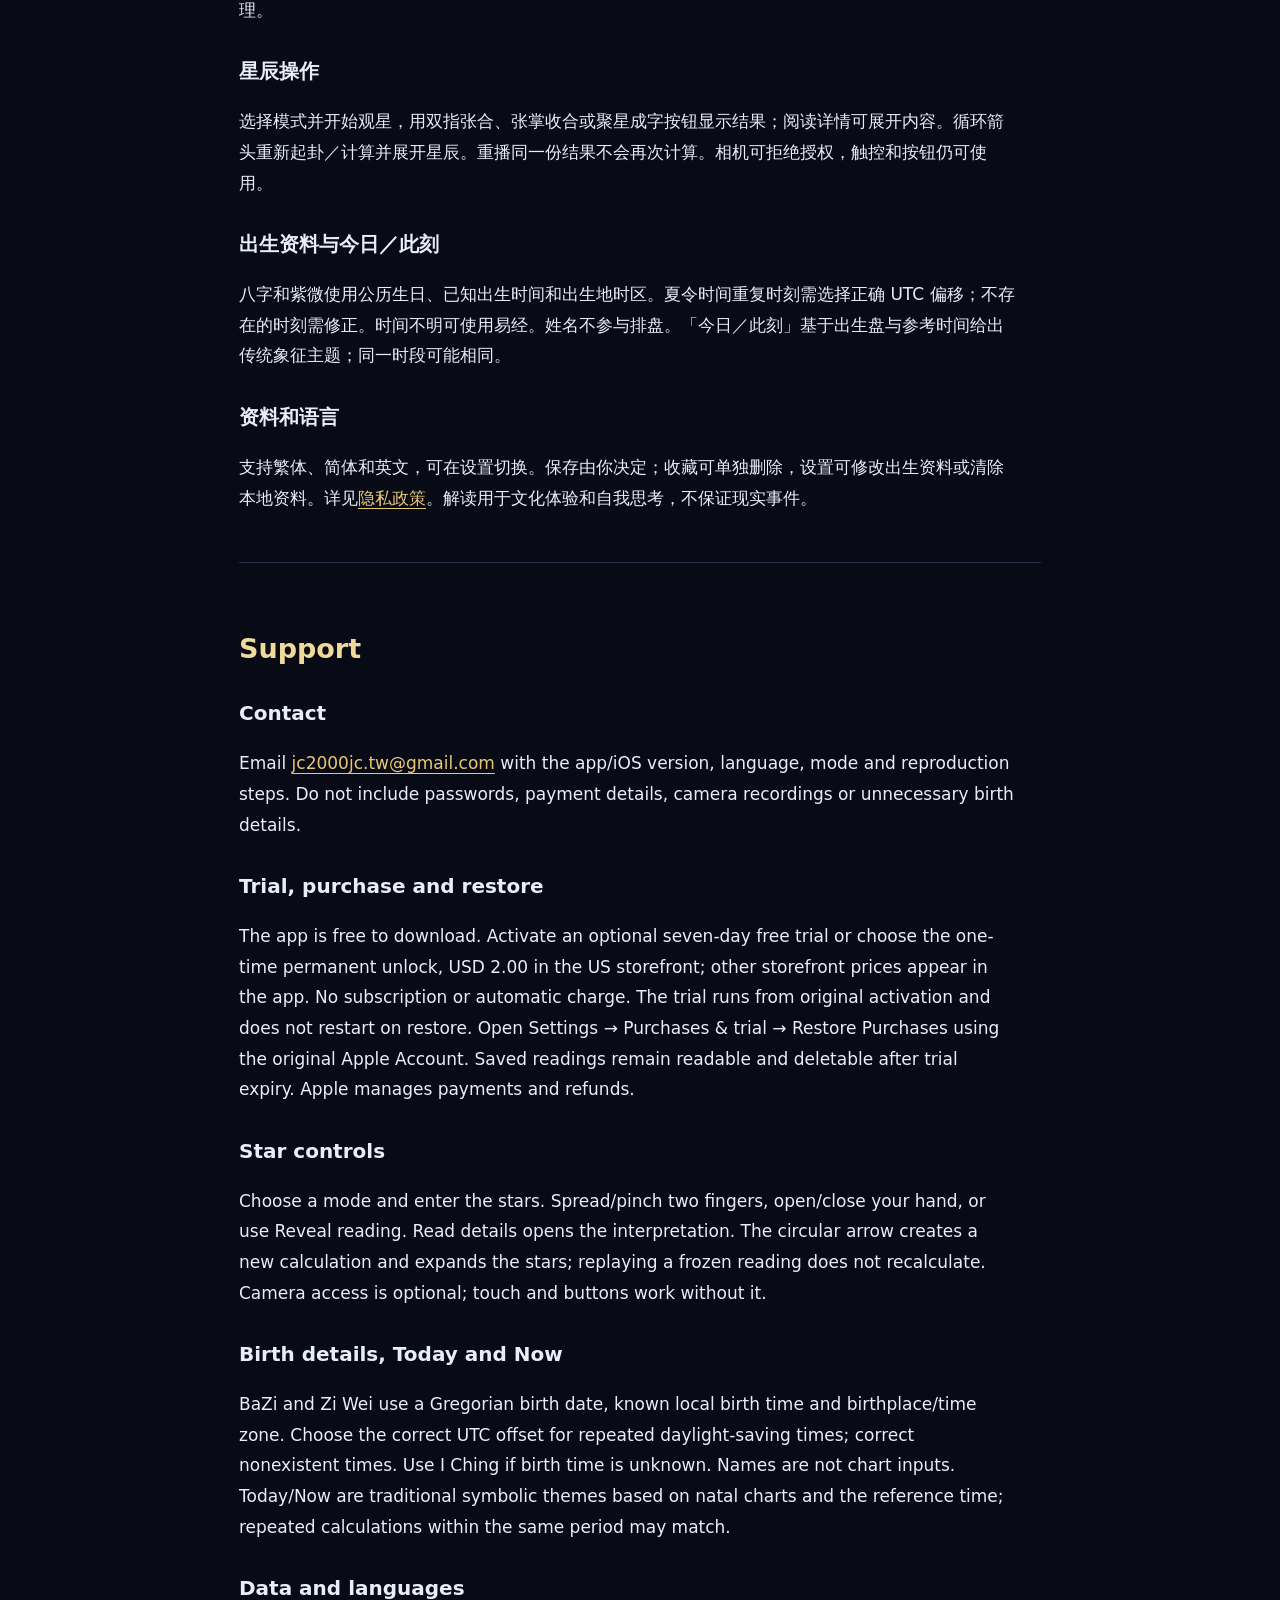
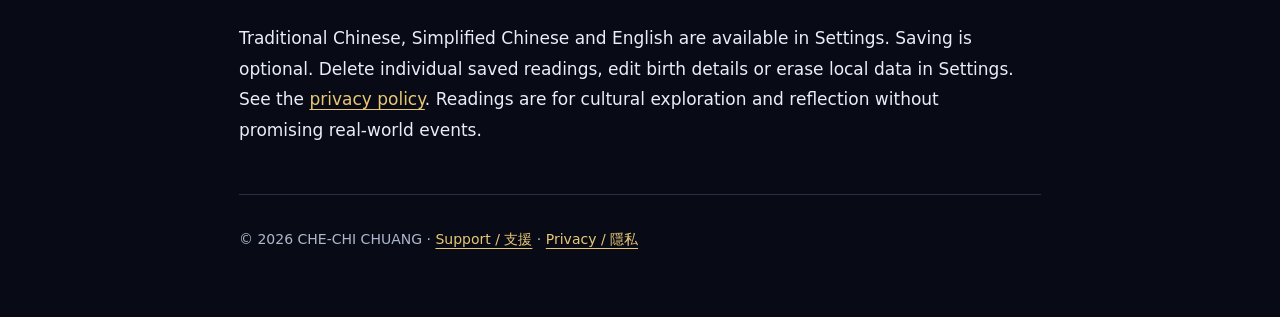
<file: stellaryi/support.html>
<!doctype html><html lang="zh-Hant"><head><meta charset="utf-8"><meta name="viewport" content="width=device-width,initial-scale=1"><title>使用支援 · Support · StellarYi</title><meta name="description" content="StellarYi 星辰問卜：支援與隱私政策。Support and privacy for the offline I Ching, BaZi and Zi Wei iPhone app."><link rel="stylesheet" href="styles.css"></head><body><main><a class="brand" href="index.html">STELLARYI · 星辰問卜</a><h1>使用支援 · Support</h1><nav aria-label="Languages"><a href="#zh-Hant">繁體中文</a><a href="#zh-Hans">简体中文</a><a href="#en">English</a></nav><section id="zh-Hant" lang="zh-Hant"><h2>使用支援</h2><h3>聯絡我們</h3><p>支援信箱：<a href="mailto:jc2000jc.tw@gmail.com">jc2000jc.tw@gmail.com</a>。來信可提供 App／iOS 版本、使用語言、模式與重現步驟；不要附上密碼、付款資料、錄影或不必要的出生資料。</p><h3>免費試用、購買與恢復</h3><p>免費下載後可主動啟用 7 天免費試用。永久解鎖為單次購買，美國商店 US$2.00，其他地區以 App 購買頁顯示為準；不訂閱、不自動扣款。試用自原始啟用日起計算，恢復購買不會重新開始。請在設定的購買與試用頁，使用原購買 Apple 帳號點恢復購買。試用到期後，已收藏內容仍可閱讀與刪除。付款與退款由 Apple 處理。</p><h3>星辰操作</h3><p>選模式後開始觀星，用雙指張合、張掌收合，或聚星成字按鈕顯示結果；閱讀詳情可展開內容。循環箭頭會重新起卦／計算，回到展開星辰。同一份結果的重播不會再次計算。鏡頭可拒絕授權，觸控與按鈕仍可使用。</p><h3>出生資料與今日／此刻</h3><p>八字與紫微使用公曆生日、已知出生時間及出生地時區。夏令時間重複時刻需選正確 UTC 偏移；不存在的時刻需修正。時間不明可改用易經。姓名不參與排盤。「今日／此刻」是基於出生盤與參考時間的傳統象徵主題；同一時段重新計算可能相同。</p><h3>資料與語言</h3><p>支援繁體、簡體及英文，可於設定切換。保存由你決定；收藏可個別刪除，設定可修改出生資料或清除本機資料。詳見<a href="privacy-policy.html#zh-Hant">隱私政策</a>。解讀供文化體驗與自我思考，不保證現實事件。</p></section><section id="zh-Hans" lang="zh-Hans"><h2>使用支持</h2><h3>联系我们</h3><p>支持邮箱：<a href="mailto:jc2000jc.tw@gmail.com">jc2000jc.tw@gmail.com</a>。请提供 App／iOS 版本、语言、模式和重现步骤；不要附上密码、支付资料、录像或不必要的出生资料。</p><h3>免费试用、购买和恢复</h3><p>免费下载后可主动激活 7 天免费试用。永久解锁为一次购买，美国商店 US$2.00，其他地区以 App 购买页为准；无订阅、无自动扣款。试用从原始激活日起计算，恢复购买不会重启。请在设置中的购买与试用页，使用原购买 Apple 账户恢复购买。试用到期后收藏仍可阅读和删除。付款和退款由 Apple 处理。</p><h3>星辰操作</h3><p>选择模式并开始观星，用双指张合、张掌收合或聚星成字按钮显示结果；阅读详情可展开内容。循环箭头重新起卦／计算并展开星辰。重播同一份结果不会再次计算。相机可拒绝授权，触控和按钮仍可使用。</p><h3>出生资料与今日／此刻</h3><p>八字和紫微使用公历生日、已知出生时间和出生地时区。夏令时间重复时刻需选择正确 UTC 偏移；不存在的时刻需修正。时间不明可使用易经。姓名不参与排盘。「今日／此刻」基于出生盘与参考时间给出传统象征主题；同一时段可能相同。</p><h3>资料和语言</h3><p>支持繁体、简体和英文，可在设置切换。保存由你决定；收藏可单独删除，设置可修改出生资料或清除本地资料。详见<a href="privacy-policy.html#zh-Hans">隐私政策</a>。解读用于文化体验和自我思考，不保证现实事件。</p></section><section id="en" lang="en"><h2>Support</h2><h3>Contact</h3><p>Email <a href="mailto:jc2000jc.tw@gmail.com">jc2000jc.tw@gmail.com</a> with the app/iOS version, language, mode and reproduction steps. Do not include passwords, payment details, camera recordings or unnecessary birth details.</p><h3>Trial, purchase and restore</h3><p>The app is free to download. Activate an optional seven-day free trial or choose the one-time permanent unlock, USD 2.00 in the US storefront; other storefront prices appear in the app. No subscription or automatic charge. The trial runs from original activation and does not restart on restore. Open Settings → Purchases & trial → Restore Purchases using the original Apple Account. Saved readings remain readable and deletable after trial expiry. Apple manages payments and refunds.</p><h3>Star controls</h3><p>Choose a mode and enter the stars. Spread/pinch two fingers, open/close your hand, or use Reveal reading. Read details opens the interpretation. The circular arrow creates a new calculation and expands the stars; replaying a frozen reading does not recalculate. Camera access is optional; touch and buttons work without it.</p><h3>Birth details, Today and Now</h3><p>BaZi and Zi Wei use a Gregorian birth date, known local birth time and birthplace/time zone. Choose the correct UTC offset for repeated daylight-saving times; correct nonexistent times. Use I Ching if birth time is unknown. Names are not chart inputs. Today/Now are traditional symbolic themes based on natal charts and the reference time; repeated calculations within the same period may match.</p><h3>Data and languages</h3><p>Traditional Chinese, Simplified Chinese and English are available in Settings. Saving is optional. Delete individual saved readings, edit birth details or erase local data in Settings. See the <a href="privacy-policy.html#en">privacy policy</a>. Readings are for cultural exploration and reflection without promising real-world events.</p></section><footer>© 2026 CHE-CHI CHUANG · <a href="support.html">Support / 支援</a> · <a href="privacy-policy.html">Privacy / 隱私</a></footer></main></body></html>
</file>
<file: sealpdf/styles.css>
:root {
  color-scheme: light;
  --bg: #f6f7fb;
  --text: #182033;
  --muted: #667085;
  --panel: #ffffff;
  --line: #e4e7ec;
  --brand: #d92323;
  --brand-dark: #a71919;
  --link: #1f66d1;
}

* {
  box-sizing: border-box;
}

body {
  margin: 0;
  font-family: -apple-system, BlinkMacSystemFont, "PingFang TC", "Noto Sans TC", "Segoe UI", sans-serif;
  background: var(--bg);
  color: var(--text);
  line-height: 1.7;
}

a {
  color: var(--link);
  text-decoration-thickness: 1px;
  text-underline-offset: 3px;
}

.page {
  width: min(920px, calc(100% - 32px));
  margin: 0 auto;
  padding: 28px 0 72px;
}

.nav {
  display: flex;
  flex-wrap: wrap;
  gap: 10px;
  align-items: center;
  margin-bottom: 32px;
}

.nav a {
  border: 1px solid var(--line);
  border-radius: 999px;
  background: #fff;
  color: var(--text);
  padding: 8px 14px;
  text-decoration: none;
  font-weight: 600;
}

.nav a[aria-current="page"] {
  background: var(--brand);
  border-color: var(--brand);
  color: #fff;
}

.hero {
  padding: 44px 0 28px;
}

.hero.compact {
  padding-top: 20px;
}

.eyebrow {
  margin: 0 0 8px;
  color: var(--brand-dark);
  font-size: 14px;
  font-weight: 700;
  letter-spacing: 0;
  text-transform: uppercase;
}

h1 {
  margin: 0;
  font-size: clamp(40px, 8vw, 72px);
  line-height: 1.04;
  letter-spacing: 0;
}

h2 {
  margin: 0 0 12px;
  font-size: 24px;
  line-height: 1.25;
}

h3 {
  margin: 24px 0 8px;
  font-size: 18px;
}

.lead {
  margin: 16px 0 0;
  max-width: 720px;
  color: var(--muted);
  font-size: 20px;
}

.panel {
  margin-top: 18px;
  padding: 24px;
  background: var(--panel);
  border: 1px solid var(--line);
  border-radius: 8px;
}

.panel.warning {
  border-color: #f3c9c9;
  background: #fffafa;
}

.panel.english {
  margin-top: 32px;
}

ul,
ol {
  margin: 0;
  padding-left: 1.4em;
}

p {
  margin: 0 0 12px;
}

p:last-child {
  margin-bottom: 0;
}

@media (max-width: 520px) {
  .page {
    width: min(100% - 24px, 920px);
    padding-top: 18px;
  }

  .nav a {
    flex: 1 1 auto;
    text-align: center;
  }

  .panel {
    padding: 18px;
  }

  .lead {
    font-size: 18px;
  }
}
</file>
<file: stellaryi/styles.css>
*{box-sizing:border-box}html{scroll-behavior:smooth;scroll-padding-top:1.5rem}body{margin:0;background:#080b16;color:#e9edf7;font:17px/1.8 system-ui,-apple-system,sans-serif}main{max-width:850px;margin:auto;padding:40px 24px 64px}a{color:#e8c875;text-underline-offset:4px}a:focus-visible{outline:2px solid #e8c875;outline-offset:5px}nav{display:flex;gap:20px;flex-wrap:wrap;margin:16px 0 32px}h1{font-size:clamp(30px,5vw,44px);line-height:1.25;margin:16px 0}h2{font-size:27px;color:#efd99b;line-height:1.4}h3{font-size:20px;margin:28px 0 8px}p,li{max-width:72ch}.brand{font-size:13px;letter-spacing:.25em;color:#d7bd77}.muted,footer{color:#aeb8cd;font-size:14px}section{padding:12px 0 32px;border-bottom:1px solid #273046;margin-bottom:32px}li{margin:8px 0}footer{margin-top:32px} @media(prefers-reduced-motion:reduce){html{scroll-behavior:auto}}
</file>
